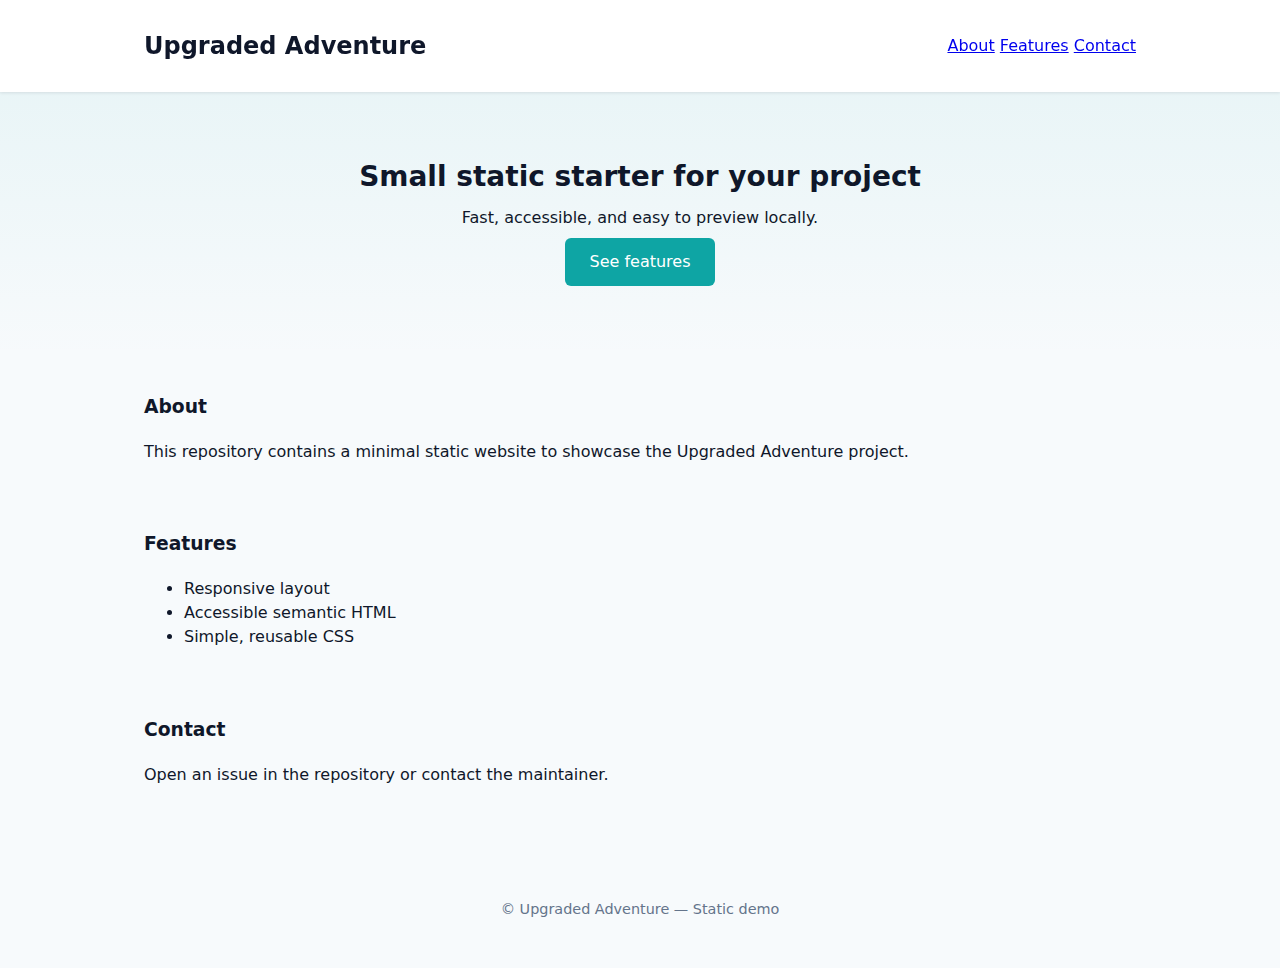
<file: index.html>
<!doctype html>
<html lang="en">
<head>
  <meta charset="utf-8" />
  <meta name="viewport" content="width=device-width,initial-scale=1" />
  <title>Upgraded Adventure</title>
  <meta name="description" content="A tiny static site for the Upgraded Adventure project." />
  <link rel="stylesheet" href="assets/styles.css">
</head>
<body>
  <header class="site-header">
    <div class="container">
      <h1 class="logo">Upgraded Adventure</h1>
      <nav class="nav">
        <a href="#about">About</a>
        <a href="#features">Features</a>
        <a href="#contact">Contact</a>
      </nav>
    </div>
  </header>

  <main>
    <section class="hero">
      <div class="container">
        <h2>Small static starter for your project</h2>
        <p>Fast, accessible, and easy to preview locally.</p>
        <p><a class="btn" href="#features">See features</a></p>
      </div>
    </section>

    <section id="about" class="container section">
      <h3>About</h3>
      <p>This repository contains a minimal static website to showcase the Upgraded Adventure project.</p>
    </section>

    <section id="features" class="container section">
      <h3>Features</h3>
      <ul>
        <li>Responsive layout</li>
        <li>Accessible semantic HTML</li>
        <li>Simple, reusable CSS</li>
      </ul>
    </section>

    <section id="contact" class="container section">
      <h3>Contact</h3>
      <p>Open an issue in the repository or contact the maintainer.</p>
    </section>
  </main>

  <footer class="site-footer">
    <div class="container">© Upgraded Adventure — Static demo</div>
  </footer>
</body>
</html>
</file>
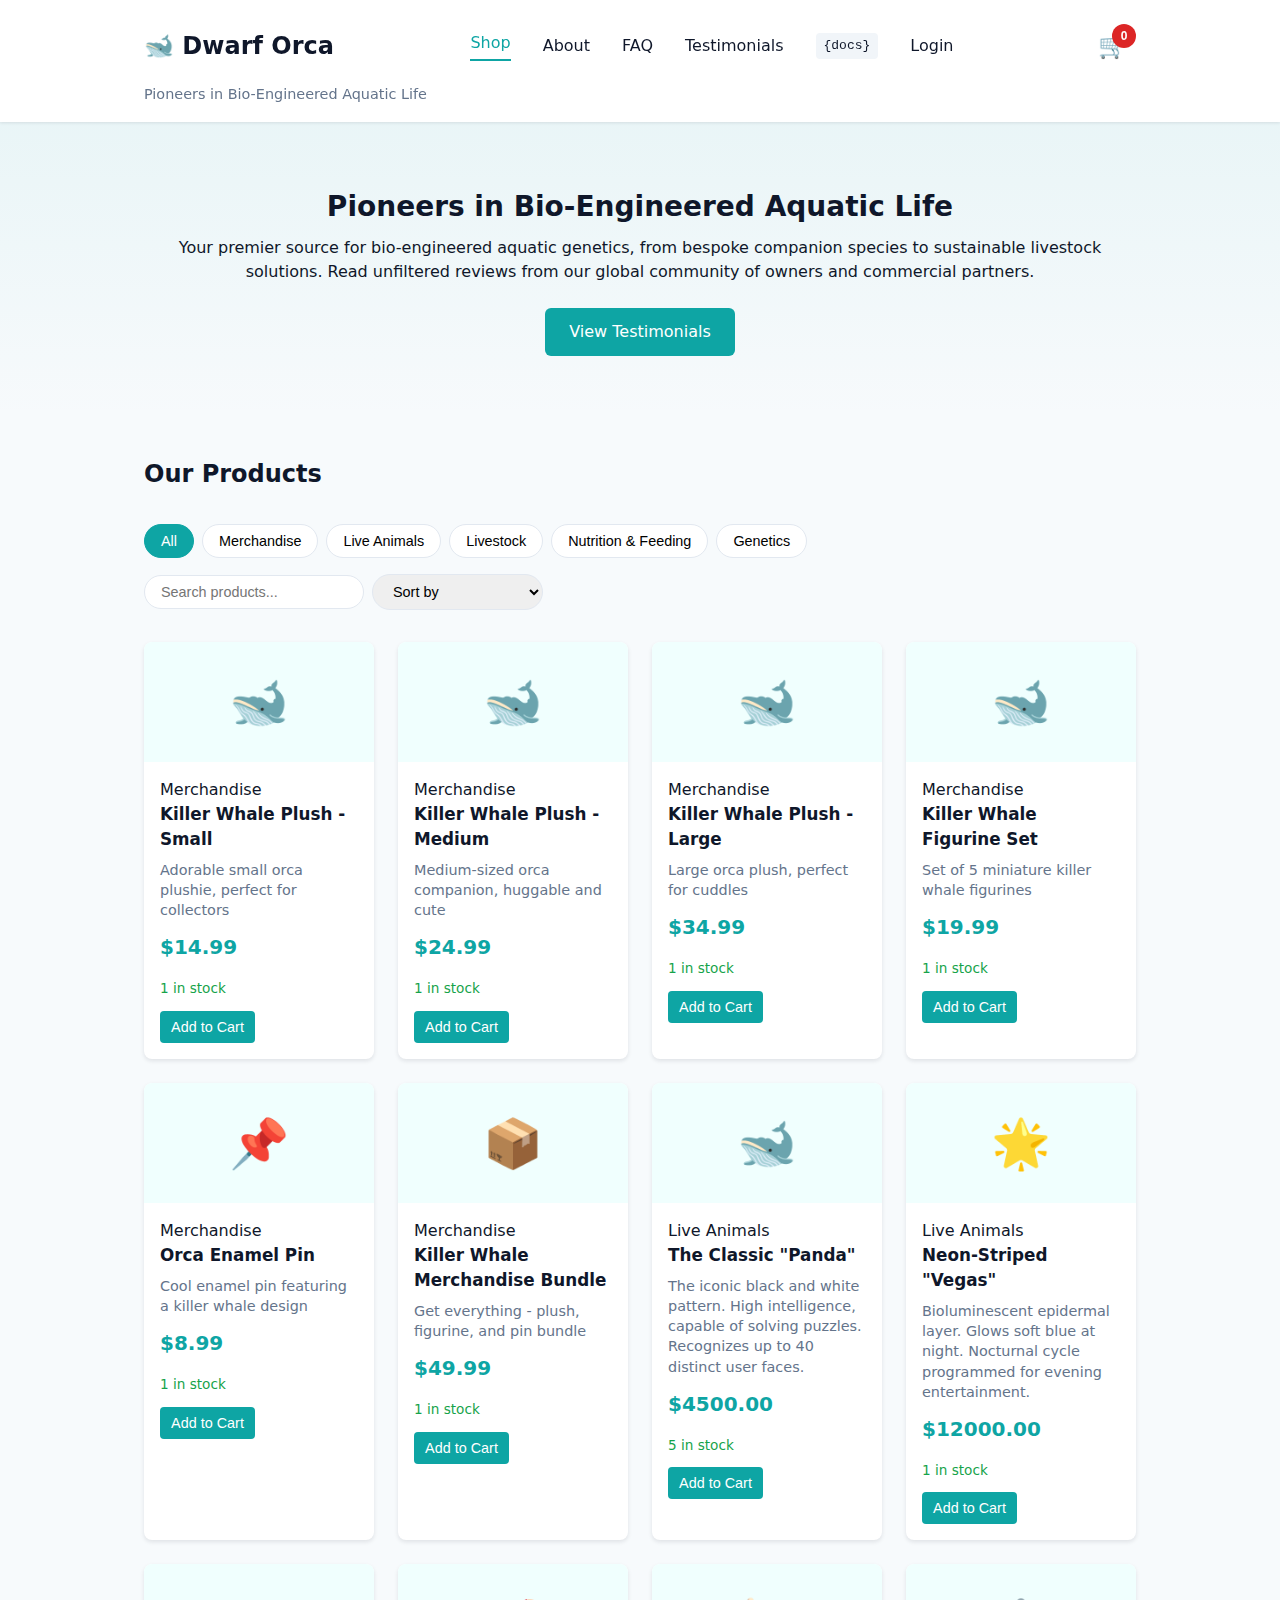
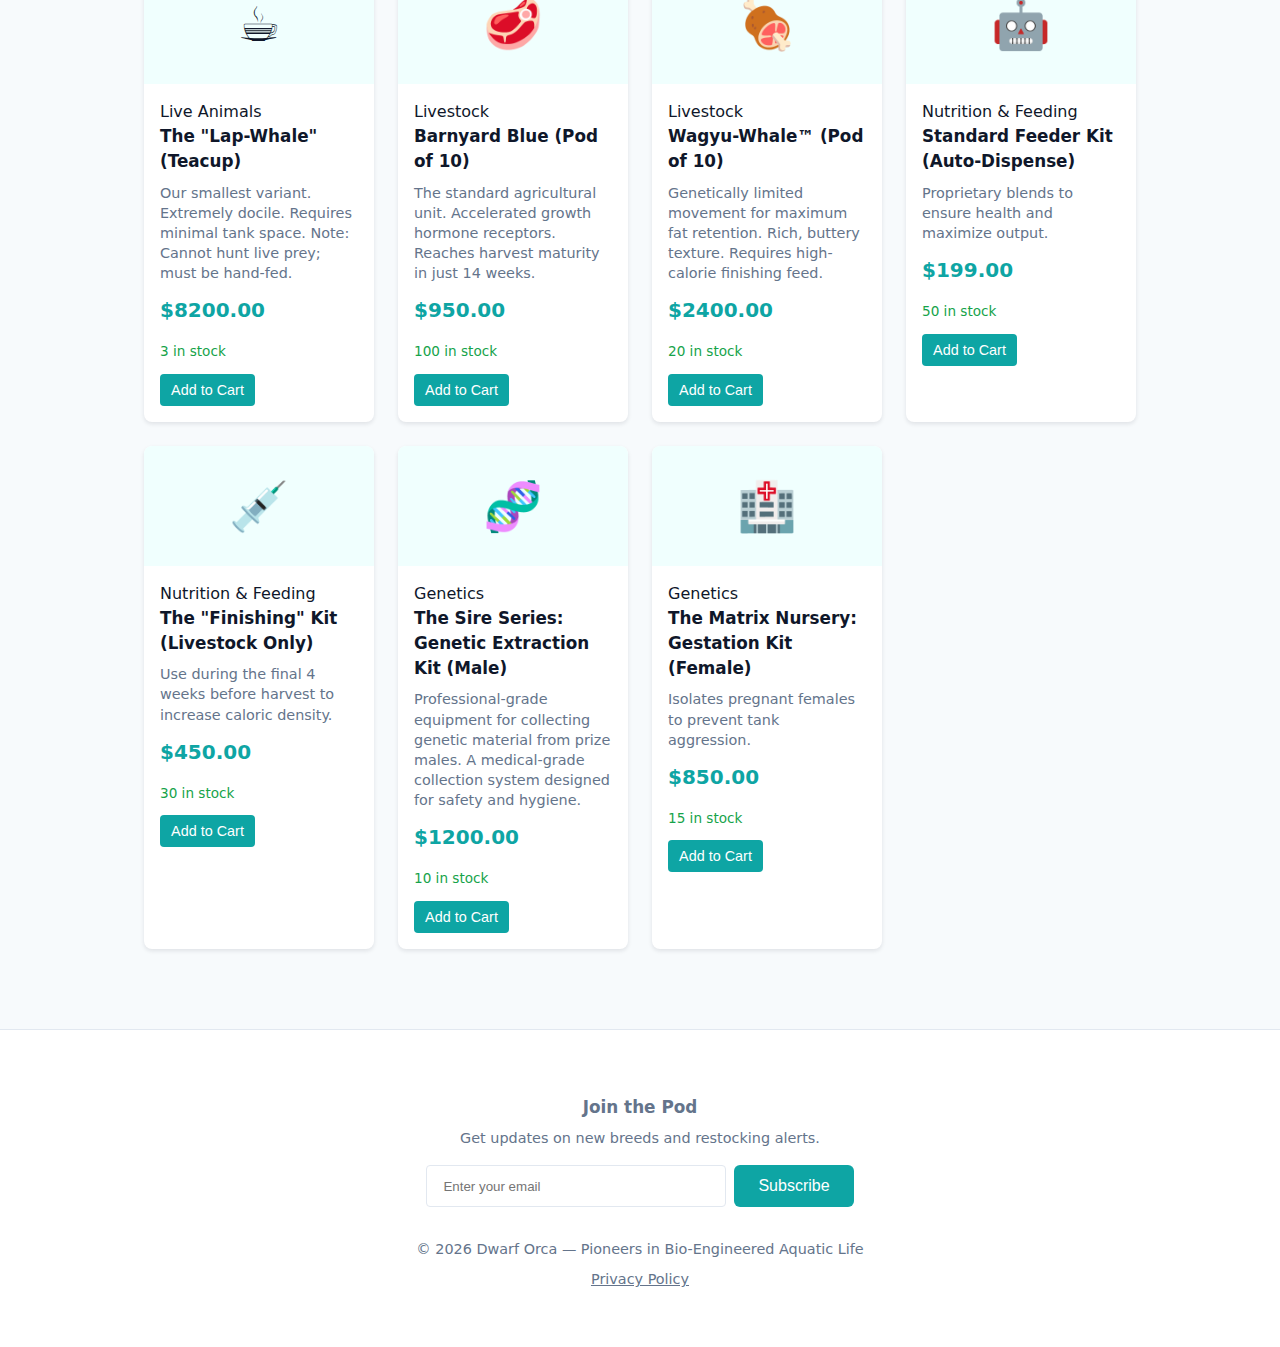
<file: public/index.html>
<!doctype html>
<html lang="en">
<head>
  <!-- Google tag (gtag.js) -->
  <script async src="https://www.googletagmanager.com/gtag/js?id=G-SZ5NRM99YH"></script>
  <script>
    window.dataLayer = window.dataLayer || [];
    function gtag(){dataLayer.push(arguments);}
    gtag('js', new Date());
  
    gtag('config', 'G-SZ5NRM99YH');
  </script>
  <meta charset="utf-8" />
  <meta name="viewport" content="width=device-width,initial-scale=1" />
  <title>Dwarf Orca - Bio-Engineered Aquatic Life</title>
  <meta name="description" content="The world's leading purveyor of bio-engineered aquatic life and companion species." />
  <link rel="stylesheet" href="assets/styles.css">
</head>
<body>
  <div id="site-header-container"></div>

  <main>
    <section class="hero">
      <div class="container" id="heroContent">
        <h2>Pioneers in Bio-Engineered Aquatic Life</h2>
        <p>Your premier source for bio-engineered aquatic genetics, from bespoke companion species to sustainable livestock solutions. Read unfiltered reviews from our global community of owners and commercial partners.</p>
        <a href="testimonials.html" class="btn" style="margin-top: 1rem;">View Testimonials</a>
      </div>
    </section>

    <div class="container">
      <section id="shop" class="shop-section">
        <h2>Our Products</h2>
        <div id="filters" class="filters-container">
          <!-- Filters loaded by JavaScript -->
        </div>
        <div class="products-grid" id="productsGrid">
          <!-- Products loaded by JavaScript -->
        </div>
      </section>
    </div>
  </main>

  <div id="site-footer-container"></div>
  <script src="assets/app.js"></script>
</body>
</html>
</file>
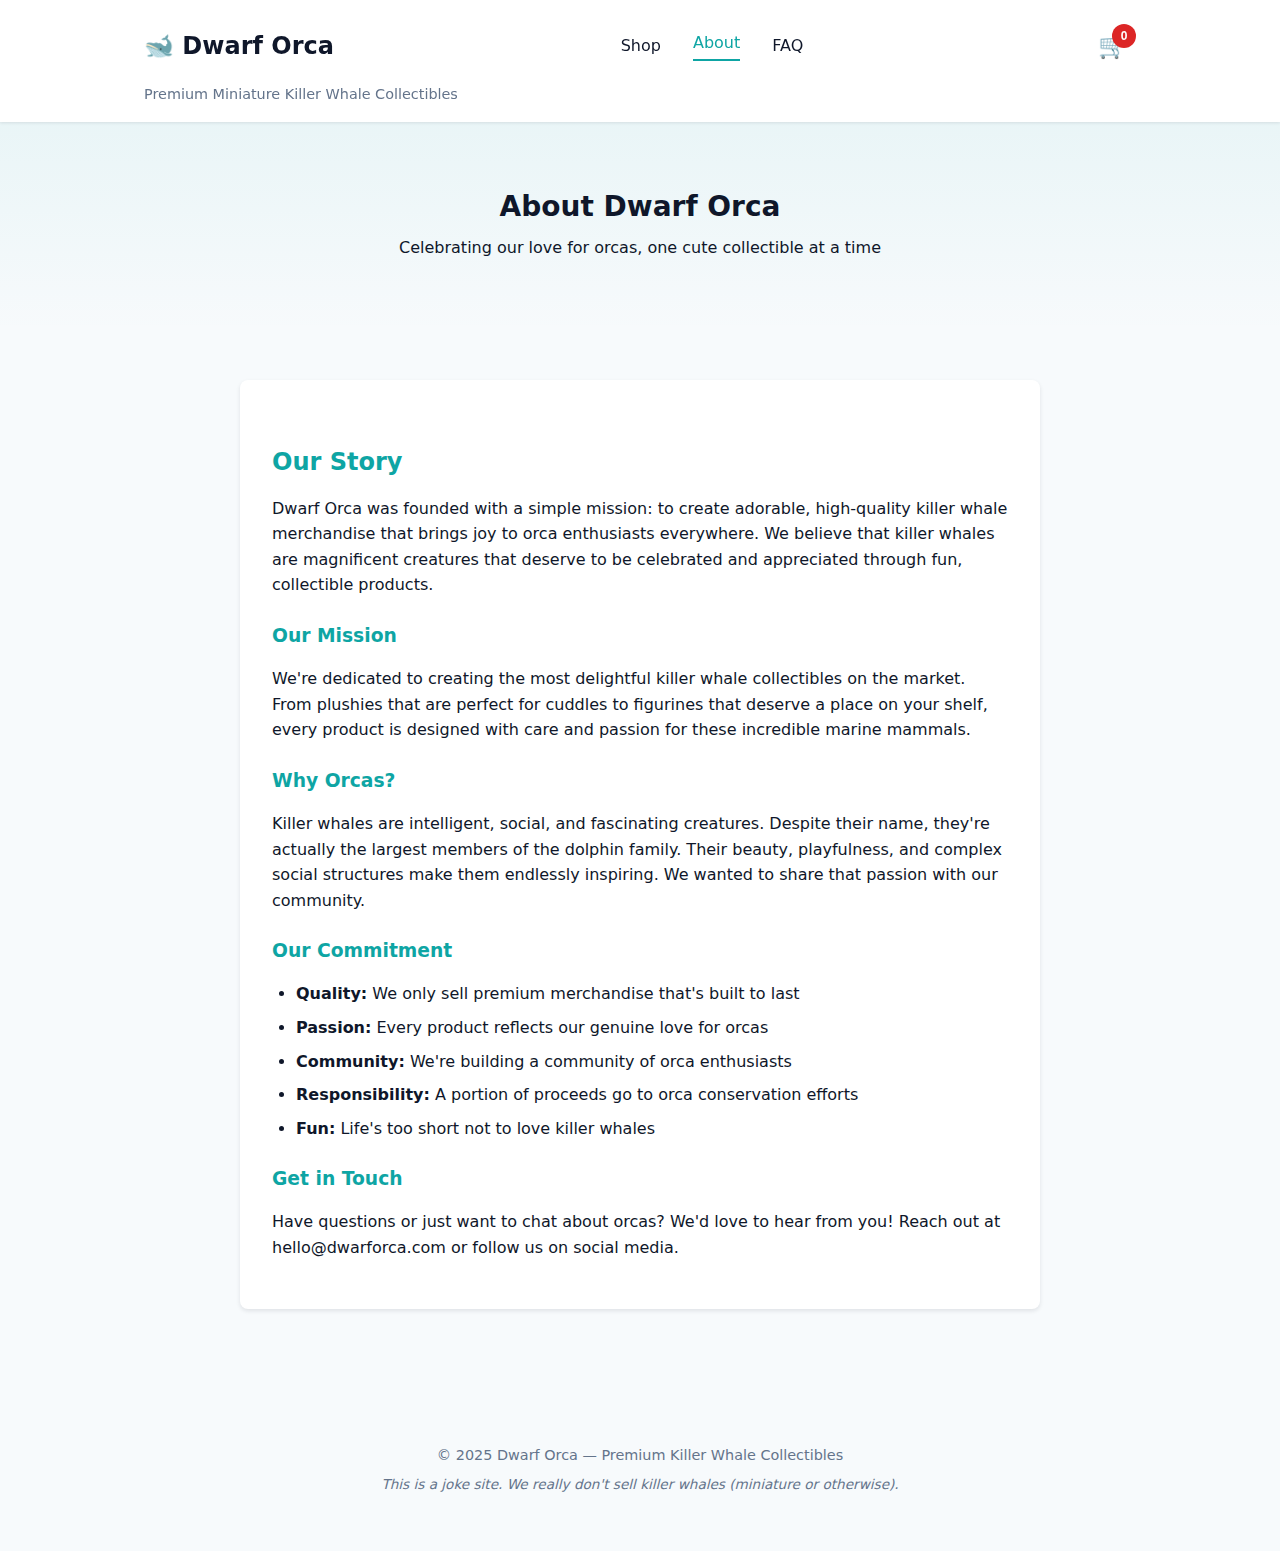
<file: about.html>
<!doctype html>
<html lang="en">
<head>
  <meta charset="utf-8" />
  <meta name="viewport" content="width=device-width,initial-scale=1" />
  <title>About Us - Dwarf Orca</title>
  <meta name="description" content="Learn about Dwarf Orca and our mission to celebrate killer whales." />
  <link rel="stylesheet" href="assets/styles.css">
</head>
<body>
  <header class="site-header">
    <div class="container">
      <div class="header-content">
        <h1 class="logo">🐋 Dwarf Orca</h1>
        <nav class="nav-links">
          <a href="index.html">Shop</a>
          <a href="about.html" class="active">About</a>
          <a href="faq.html">FAQ</a>
        </nav>
        <button class="cart-button" id="cartBtn">
          <span class="cart-icon">🛒</span>
          <span class="cart-count" id="cartCount">0</span>
        </button>
      </div>
      <p class="tagline">Premium Miniature Killer Whale Collectibles</p>
    </div>
  </header>

  <main>
    <section class="hero">
      <div class="container">
        <h2>About Dwarf Orca</h2>
        <p>Celebrating our love for orcas, one cute collectible at a time</p>
      </div>
    </section>

    <div class="container">
      <section class="about-section">
        <h2>Our Story</h2>
        <p>Dwarf Orca was founded with a simple mission: to create adorable, high-quality killer whale merchandise that brings joy to orca enthusiasts everywhere. We believe that killer whales are magnificent creatures that deserve to be celebrated and appreciated through fun, collectible products.</p>

        <h3>Our Mission</h3>
        <p>We're dedicated to creating the most delightful killer whale collectibles on the market. From plushies that are perfect for cuddles to figurines that deserve a place on your shelf, every product is designed with care and passion for these incredible marine mammals.</p>

        <h3>Why Orcas?</h3>
        <p>Killer whales are intelligent, social, and fascinating creatures. Despite their name, they're actually the largest members of the dolphin family. Their beauty, playfulness, and complex social structures make them endlessly inspiring. We wanted to share that passion with our community.</p>

        <h3>Our Commitment</h3>
        <ul>
          <li><strong>Quality:</strong> We only sell premium merchandise that's built to last</li>
          <li><strong>Passion:</strong> Every product reflects our genuine love for orcas</li>
          <li><strong>Community:</strong> We're building a community of orca enthusiasts</li>
          <li><strong>Responsibility:</strong> A portion of proceeds go to orca conservation efforts</li>
          <li><strong>Fun:</strong> Life's too short not to love killer whales</li>
        </ul>

        <h3>Get in Touch</h3>
        <p>Have questions or just want to chat about orcas? We'd love to hear from you! Reach out at hello@dwarforca.com or follow us on social media.</p>
      </section>
    </div>
  </main>

  <footer class="site-footer">
    <div class="container">
      <p>© 2025 Dwarf Orca — Premium Killer Whale Collectibles</p>
      <p class="disclaimer">This is a joke site. We really don't sell killer whales (miniature or otherwise).</p>
    </div>
  </footer>

  <script src="assets/app.js"></script>
</body>
</html>
</file>
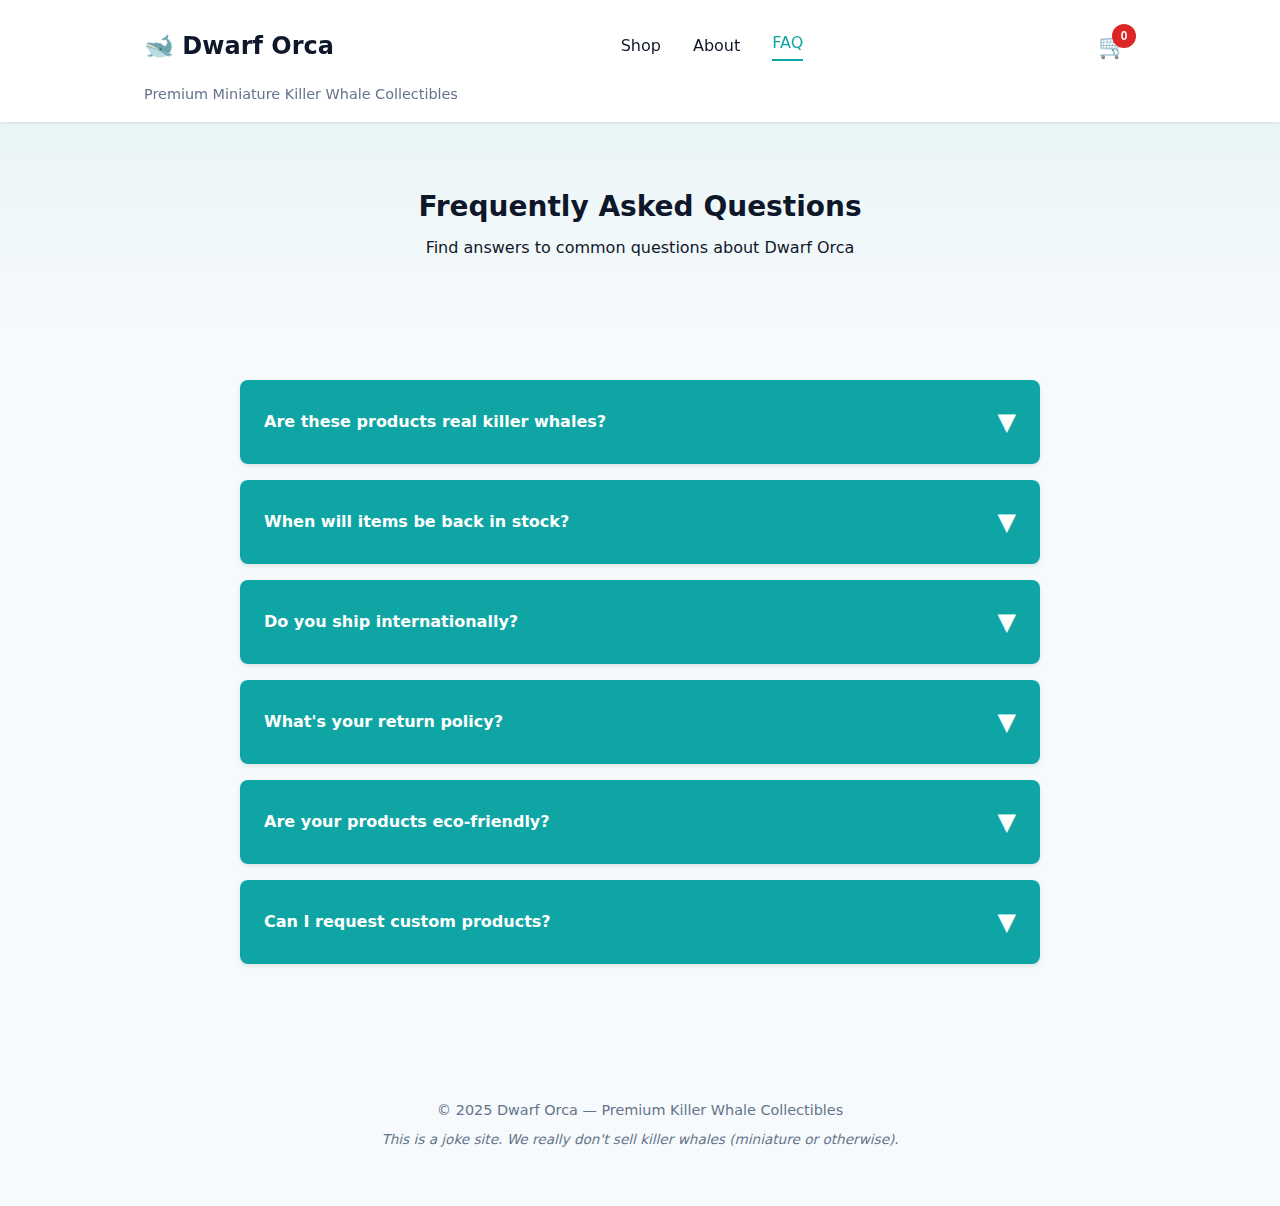
<file: faq.html>
<!doctype html>
<html lang="en">
<head>
  <meta charset="utf-8" />
  <meta name="viewport" content="width=device-width,initial-scale=1" />
  <title>FAQ - Dwarf Orca</title>
  <meta name="description" content="Frequently asked questions about Dwarf Orca products and services." />
  <link rel="stylesheet" href="assets/styles.css">
</head>
<body>
  <header class="site-header">
    <div class="container">
      <div class="header-content">
        <h1 class="logo">🐋 Dwarf Orca</h1>
        <nav class="nav-links">
          <a href="index.html">Shop</a>
          <a href="about.html">About</a>
          <a href="faq.html" class="active">FAQ</a>
        </nav>
        <button class="cart-button" id="cartBtn">
          <span class="cart-icon">🛒</span>
          <span class="cart-count" id="cartCount">0</span>
        </button>
      </div>
      <p class="tagline">Premium Miniature Killer Whale Collectibles</p>
    </div>
  </header>

  <main>
    <section class="hero">
      <div class="container">
        <h2>Frequently Asked Questions</h2>
        <p>Find answers to common questions about Dwarf Orca</p>
      </div>
    </section>

    <div class="container">
      <section class="faq-section">
        <div class="faq-list" id="faqList">
          <!-- FAQ items loaded by JavaScript -->
        </div>
      </section>
    </div>
  </main>

  <!-- Shopping Cart Modal -->
  <div class="modal" id="cartModal">
    <div class="modal-content">
      <div class="modal-header">
        <h2>Shopping Cart</h2>
        <button class="close-btn" id="closeCartBtn">&times;</button>
      </div>
      <div class="cart-items" id="cartItems">
        <!-- Cart items loaded by JavaScript -->
      </div>
      <div class="cart-footer">
        <div class="cart-total">
          <strong>Total:</strong>
          <span id="cartTotal">$0.00</span>
        </div>
        <button class="btn btn-checkout" id="checkoutBtn">Proceed to Checkout</button>
      </div>
    </div>
  </div>

  <!-- Checkout Modal -->
  <div class="modal" id="checkoutModal">
    <div class="modal-content checkout-modal">
      <div class="modal-header">
        <h2>Checkout</h2>
        <button class="close-btn" id="closeCheckoutBtn">&times;</button>
      </div>
      <div class="checkout-content">
        <p class="out-of-stock-message">
          <strong>All items are currently out of stock.</strong>
        </p>
        <p>Thank you for your interest in Dwarf Orca merchandise! We're currently restocking our inventory. Please check back soon.</p>
        <button class="btn" id="continueShoppingBtn">Continue Shopping</button>
      </div>
    </div>
  </div>

  <footer class="site-footer">
    <div class="container">
      <p>© 2025 Dwarf Orca — Premium Killer Whale Collectibles</p>
      <p class="disclaimer">This is a joke site. We really don't sell killer whales (miniature or otherwise).</p>
    </div>
  </footer>

  <script src="assets/app.js"></script>
</body>
</html>
</file>
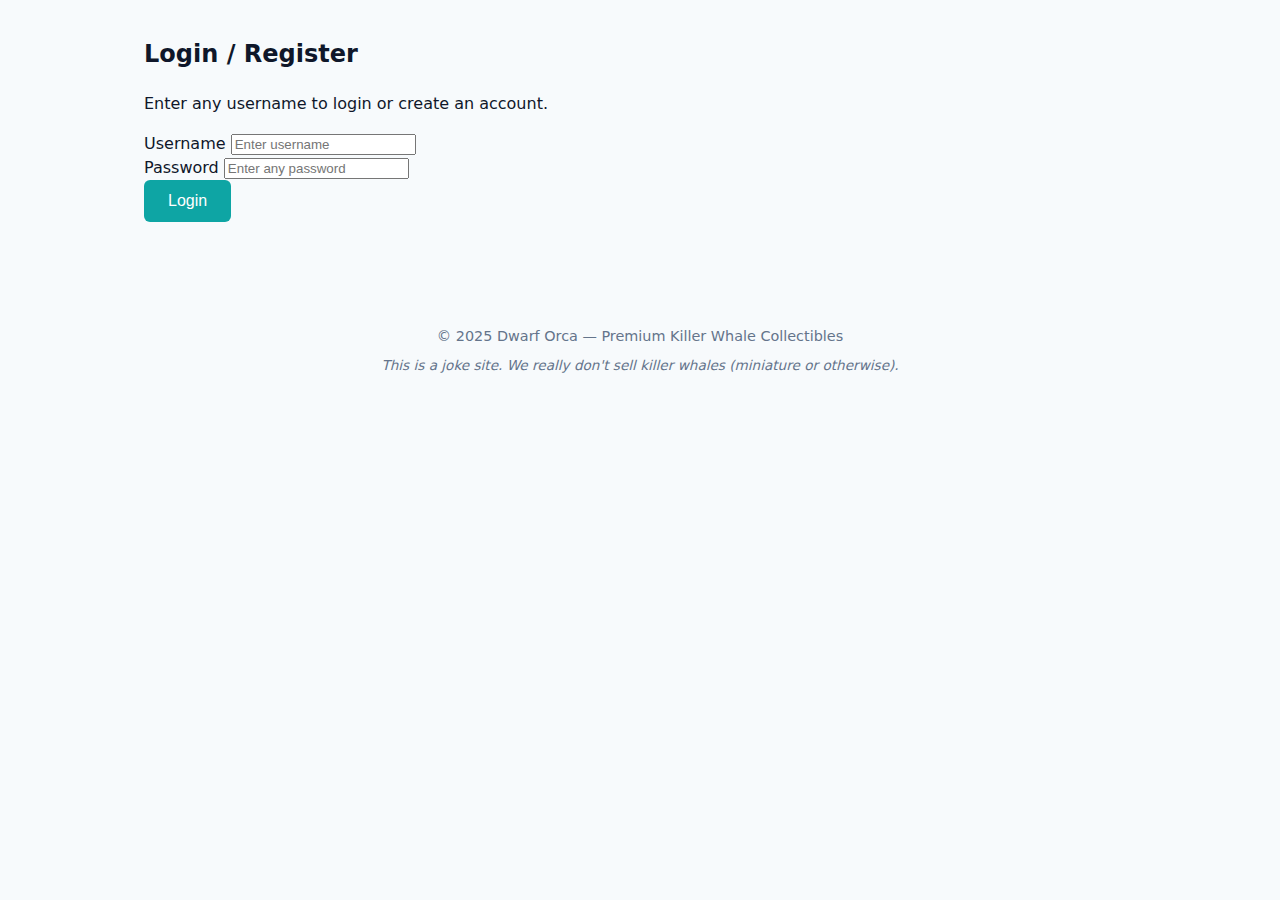
<file: login.html>
<!doctype html>
<html lang="en">
<head>
  <meta charset="utf-8" />
  <meta name="viewport" content="width=device-width,initial-scale=1" />
  <title>Login - Dwarf Orca</title>
  <meta name="description" content="Login to your Dwarf Orca account." />
  <link rel="stylesheet" href="assets/styles.css">
</head>
<body>
  <div id="site-header-container"></div>

  <main>
    <div class="container">
      <section class="auth-section">
        <h2>Login / Register</h2>
        <p>Enter any username to login or create an account.</p>

        <form id="loginForm" class="auth-form">
          <div class="form-group">
            <label for="username">Username</label>
            <input type="text" id="username" name="username" required placeholder="Enter username">
          </div>
          <div class="form-group">
            <label for="password">Password</label>
            <input type="password" id="password" name="password" required placeholder="Enter any password">
          </div>
          <button type="submit" class="btn">Login</button>
        </form>
      </section>
    </div>
  </main>

  <!-- Shopping Cart Modal -->
  <div class="modal" id="cartModal">
    <div class="modal-content">
      <div class="modal-header">
        <h2>Shopping Cart</h2>
        <button class="close-btn" id="closeCartBtn">&times;</button>
      </div>
      <div class="cart-items" id="cartItems">
        <!-- Cart items loaded by JavaScript -->
      </div>
      <div class="cart-footer">
        <div class="cart-total">
          <strong>Total:</strong>
          <span id="cartTotal">$0.00</span>
        </div>
        <button class="btn btn-checkout" id="checkoutBtn">Proceed to Checkout</button>
      </div>
    </div>
  </div>

  <!-- Checkout Modal -->
  <div class="modal" id="checkoutModal">
    <div class="modal-content checkout-modal">
      <div class="modal-header">
        <h2>Checkout</h2>
        <button class="close-btn" id="closeCheckoutBtn">&times;</button>
      </div>
      <div class="checkout-content">
        <p class="out-of-stock-message">
          <strong>All items are currently out of stock.</strong>
        </p>
        <p>Thank you for your interest in Dwarf Orca merchandise! We're currently restocking our inventory. Please check back soon.</p>
        <button class="btn" id="continueShoppingBtn">Continue Shopping</button>
      </div>
    </div>
  </div>

  <footer class="site-footer">
    <div class="container">
      <p>© 2025 Dwarf Orca — Premium Killer Whale Collectibles</p>
      <p class="disclaimer">This is a joke site. We really don't sell killer whales (miniature or otherwise).</p>
    </div>
  </footer>

  <script src="assets/app.js"></script>
</body>
</html>
</file>
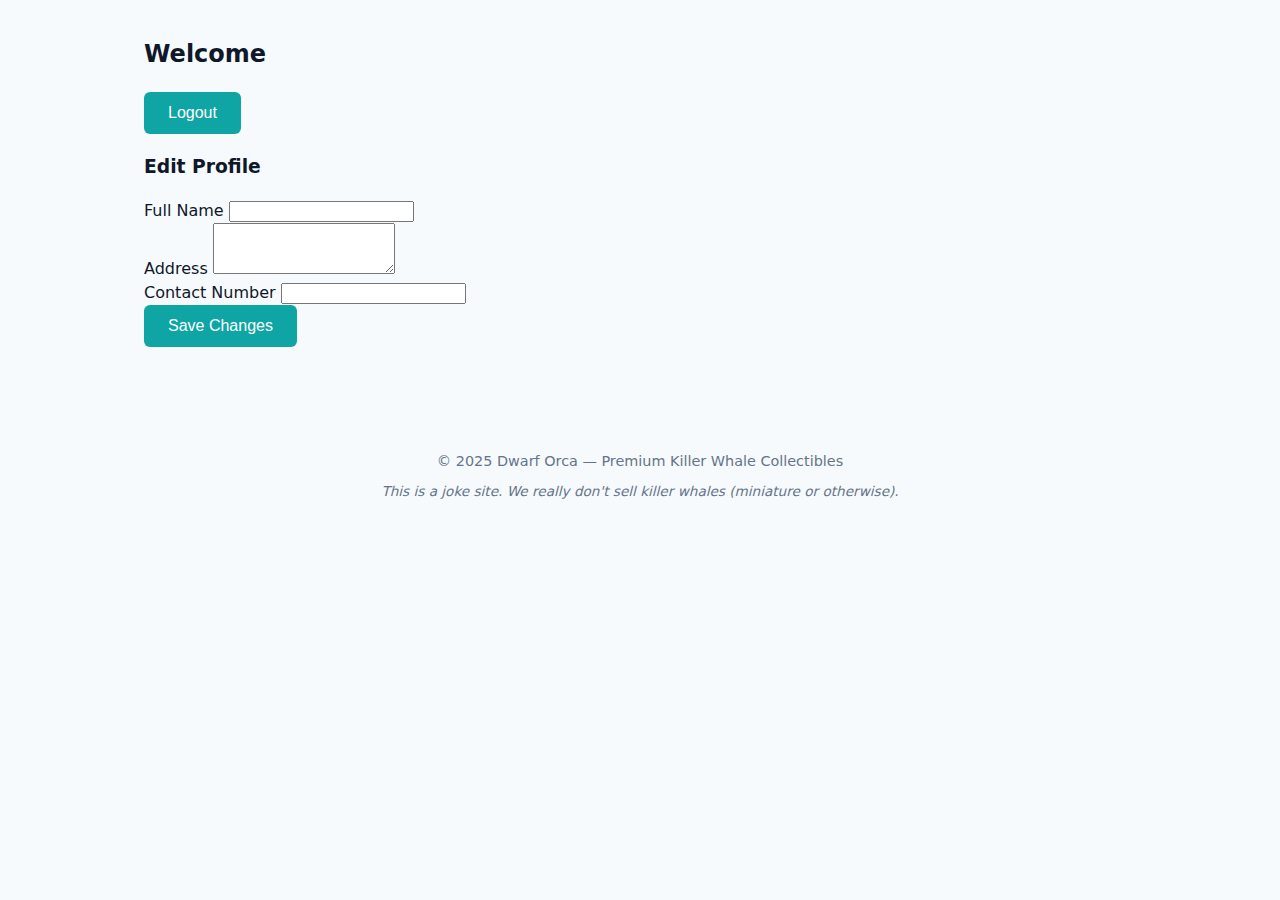
<file: profile.html>
<!doctype html>
<html lang="en">
<head>
  <meta charset="utf-8" />
  <meta name="viewport" content="width=device-width,initial-scale=1" />
  <title>Profile - Dwarf Orca</title>
  <meta name="description" content="Manage your Dwarf Orca profile." />
  <link rel="stylesheet" href="assets/styles.css">
</head>
<body>
  <div id="site-header-container"></div>

  <main>
    <div class="container">
      <section class="profile-section">
        <div class="profile-header">
          <h2 id="profileGreeting">Welcome</h2>
          <button id="logoutBtn" class="btn btn-secondary">Logout</button>
        </div>

        <div class="profile-content">
          <h3>Edit Profile</h3>
          <form id="profileForm" class="profile-form">
            <div class="form-group">
              <label for="fullName">Full Name</label>
              <input type="text" id="fullName" name="fullName">
            </div>
            <div class="form-group">
              <label for="address">Address</label>
              <textarea id="address" name="address" rows="3"></textarea>
            </div>
            <div class="form-group">
              <label for="contact">Contact Number</label>
              <input type="tel" id="contact" name="contact">
            </div>
            <button type="submit" class="btn">Save Changes</button>
          </form>
        </div>
      </section>
    </div>
  </main>

  <!-- Shopping Cart Modal -->
  <div class="modal" id="cartModal">
    <div class="modal-content">
      <div class="modal-header">
        <h2>Shopping Cart</h2>
        <button class="close-btn" id="closeCartBtn">&times;</button>
      </div>
      <div class="cart-items" id="cartItems">
        <!-- Cart items loaded by JavaScript -->
      </div>
      <div class="cart-footer">
        <div class="cart-total">
          <strong>Total:</strong>
          <span id="cartTotal">$0.00</span>
        </div>
        <button class="btn btn-checkout" id="checkoutBtn">Proceed to Checkout</button>
      </div>
    </div>
  </div>

  <!-- Checkout Modal -->
  <div class="modal" id="checkoutModal">
    <div class="modal-content checkout-modal">
      <div class="modal-header">
        <h2>Checkout</h2>
        <button class="close-btn" id="closeCheckoutBtn">&times;</button>
      </div>
      <div class="checkout-content">
        <p class="out-of-stock-message">
          <strong>All items are currently out of stock.</strong>
        </p>
        <p>Thank you for your interest in Dwarf Orca merchandise! We're currently restocking our inventory. Please check back soon.</p>
        <button class="btn" id="continueShoppingBtn">Continue Shopping</button>
      </div>
    </div>
  </div>

  <footer class="site-footer">
    <div class="container">
      <p>© 2025 Dwarf Orca — Premium Killer Whale Collectibles</p>
      <p class="disclaimer">This is a joke site. We really don't sell killer whales (miniature or otherwise).</p>
    </div>
  </footer>

  <script src="assets/app.js"></script>
</body>
</html>
</file>
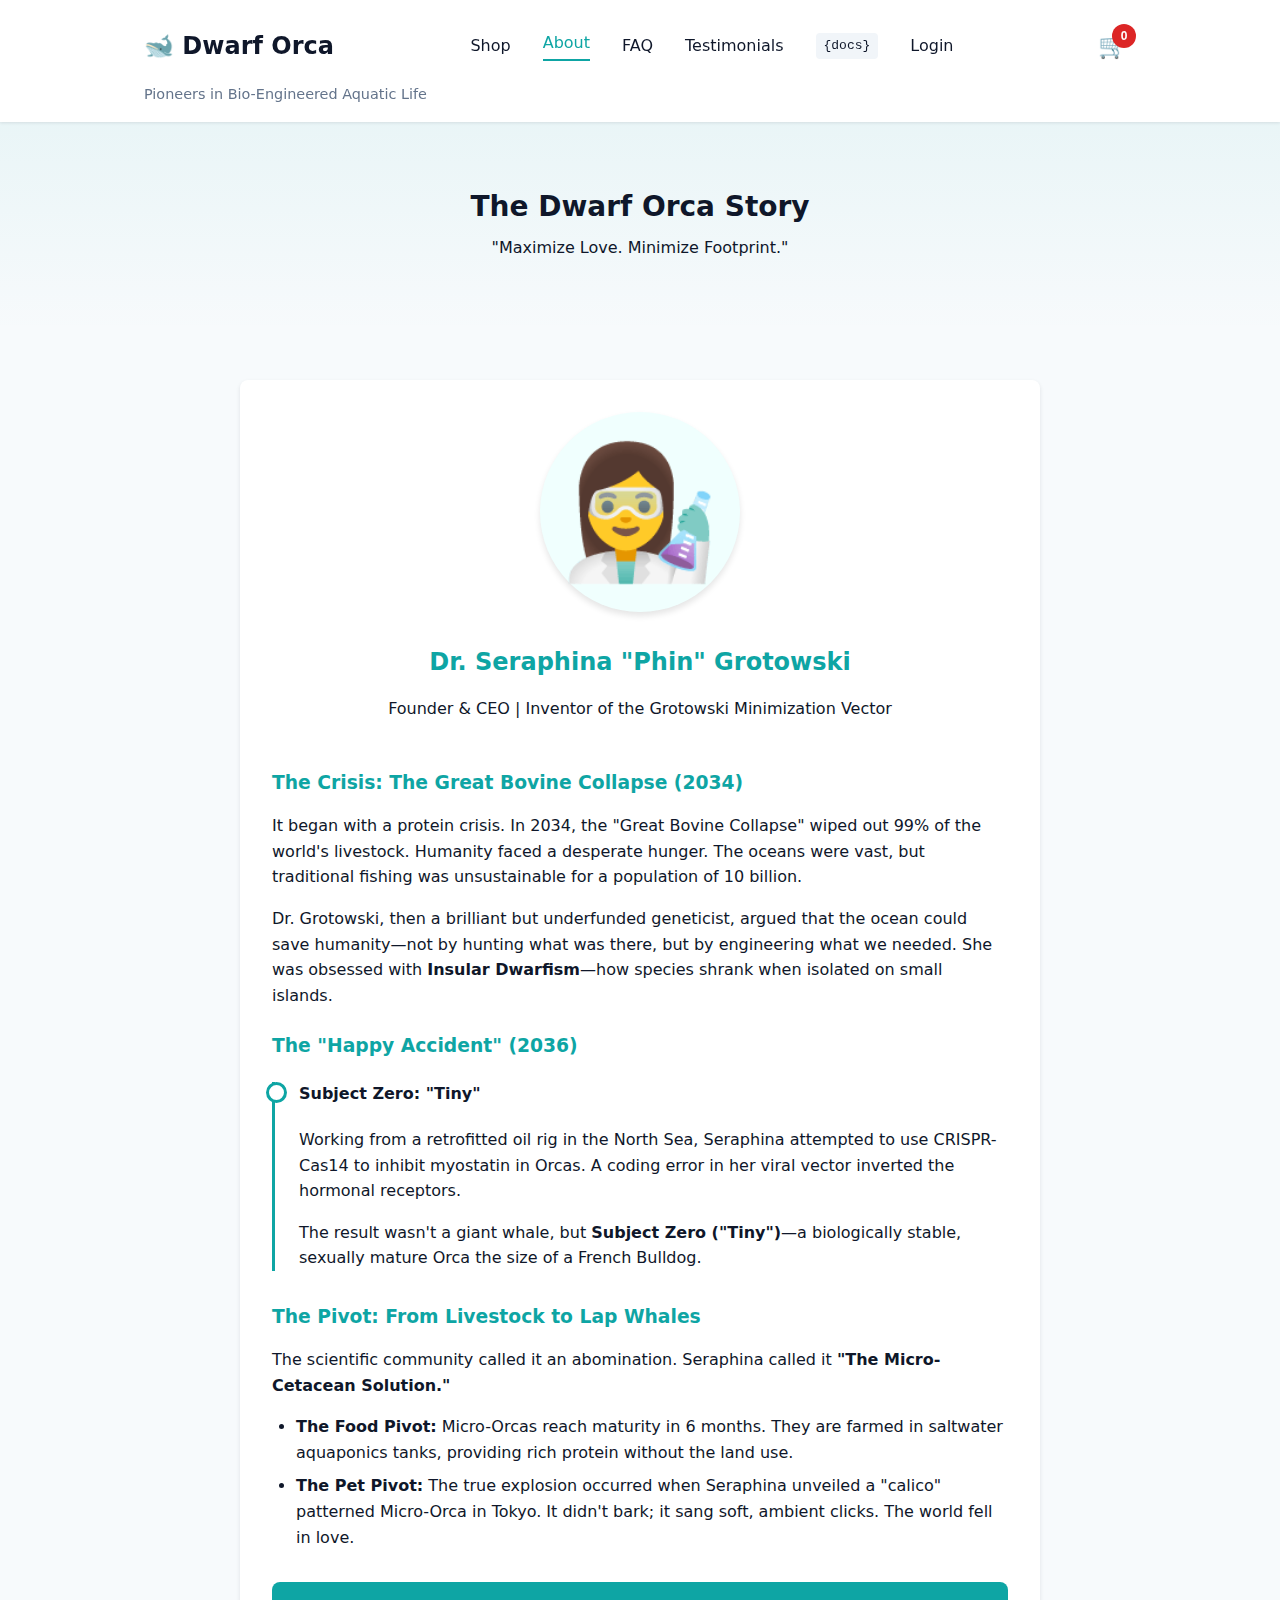
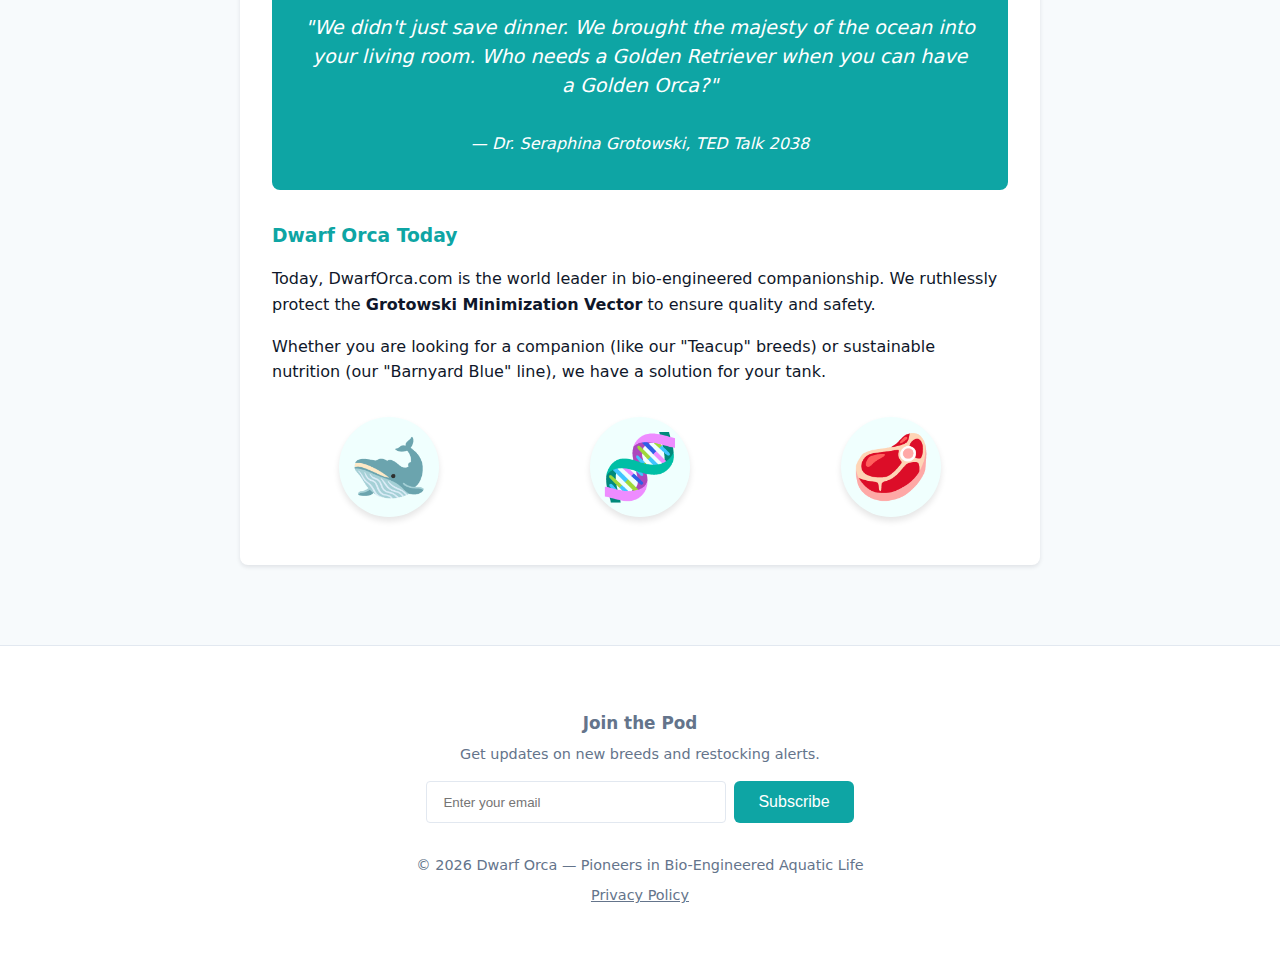
<file: public/about.html>
<!doctype html>
<html lang="en">
<head>
  <!-- Google tag (gtag.js) -->
  <script async src="https://www.googletagmanager.com/gtag/js?id=G-SZ5NRM99YH"></script>
  <script>
    window.dataLayer = window.dataLayer || [];
    function gtag(){dataLayer.push(arguments);}
    gtag('js', new Date());
  
    gtag('config', 'G-SZ5NRM99YH');
  </script>
  <meta charset="utf-8" />  
  <meta name="viewport" content="width=device-width,initial-scale=1" />
  <title>About Us - Dwarf Orca</title>
  <meta name="description" content="The history of Dwarf Orca and our founder Dr. Seraphina Grotowski." />
  <link rel="stylesheet" href="assets/styles.css">
  <style>
    .founder-portrait {
      font-size: 8rem;
      line-height: 1;
      text-align: center;
      background: #f0fffe;
      border-radius: 50%;
      width: 200px;
      height: 200px;
      display: flex;
      align-items: center;
      justify-content: center;
      margin: 0 auto 1rem;
      box-shadow: 0 4px 6px rgba(0,0,0,0.1);
    }
    .timeline-item {
      border-left: 3px solid var(--accent);
      padding-left: 1.5rem;
      margin-bottom: 2rem;
      position: relative;
    }
    .timeline-item::before {
      content: '';
      position: absolute;
      left: -9px;
      top: 0;
      width: 15px;
      height: 15px;
      background: white;
      border: 3px solid var(--accent);
      border-radius: 50%;
    }
    .quote-box {
      background: var(--accent);
      color: white;
      padding: 2rem;
      border-radius: 8px;
      font-size: 1.2rem;
      font-style: italic;
      text-align: center;
      margin: 2rem 0;
    }
  </style>
</head>
<body>
  <div id="site-header-container"></div>

  <main>
    <section class="hero">
      <div class="container">
        <h2>The Dwarf Orca Story</h2>
        <p>"Maximize Love. Minimize Footprint."</p>
      </div>
    </section>

    <div class="container">
      <section class="about-section">
        <div class="founder-profile" style="text-align: center; margin-bottom: 3rem;">
          <div class="founder-portrait">👩‍🔬</div>
          <h2>Dr. Seraphina "Phin" Grotowski</h2>
          <p class="text-muted">Founder & CEO | Inventor of the Grotowski Minimization Vector</p>
        </div>

        <h3>The Crisis: The Great Bovine Collapse (2034)</h3>
        <p>
          It began with a protein crisis. In 2034, the "Great Bovine Collapse" wiped out 99% of the world's livestock.
          Humanity faced a desperate hunger. The oceans were vast, but traditional fishing was unsustainable for a
          population of 10 billion.
        </p>
        <p>
          Dr. Grotowski, then a brilliant but underfunded geneticist, argued that the ocean could save humanity—not by
          hunting what was there, but by engineering what we needed. She was obsessed with <strong>Insular Dwarfism</strong>—how
          species shrank when isolated on small islands.
        </p>

        <h3>The "Happy Accident" (2036)</h3>
        <div class="timeline-item">
          <h4>Subject Zero: "Tiny"</h4>
          <p>
            Working from a retrofitted oil rig in the North Sea, Seraphina attempted to use CRISPR-Cas14 to inhibit myostatin
            in Orcas. A coding error in her viral vector inverted the hormonal receptors.
          </p>
          <p>
            The result wasn't a giant whale, but <strong>Subject Zero ("Tiny")</strong>—a biologically stable, sexually mature
            Orca the size of a French Bulldog.
          </p>
        </div>

        <h3>The Pivot: From Livestock to Lap Whales</h3>
        <p>
          The scientific community called it an abomination. Seraphina called it <strong>"The Micro-Cetacean Solution."</strong>
        </p>
        <ul>
          <li><strong>The Food Pivot:</strong> Micro-Orcas reach maturity in 6 months. They are farmed in saltwater aquaponics tanks, providing rich protein without the land use.</li>
          <li><strong>The Pet Pivot:</strong> The true explosion occurred when Seraphina unveiled a "calico" patterned Micro-Orca in Tokyo. It didn't bark; it sang soft, ambient clicks. The world fell in love.</li>
        </ul>

        <div class="quote-box">
          "We didn't just save dinner. We brought the majesty of the ocean into your living room. Who needs a Golden Retriever when you can have a Golden Orca?"
          <br><br>
          <small>— Dr. Seraphina Grotowski, TED Talk 2038</small>
        </div>

        <h3>Dwarf Orca Today</h3>
        <p>
          Today, DwarfOrca.com is the world leader in bio-engineered companionship. We ruthlessly protect the
          <strong>Grotowski Minimization Vector</strong> to ensure quality and safety.
        </p>
        <p>
          Whether you are looking for a companion (like our "Teacup" breeds) or sustainable nutrition (our "Barnyard Blue" line),
          we have a solution for your tank.
        </p>

        <div style="display: flex; gap: 1rem; justify-content: center; margin-top: 2rem;">
          <div class="founder-portrait" style="width: 100px; height: 100px; font-size: 4rem;">🐋</div>
          <div class="founder-portrait" style="width: 100px; height: 100px; font-size: 4rem;">🧬</div>
          <div class="founder-portrait" style="width: 100px; height: 100px; font-size: 4rem;">🥩</div>
        </div>

      </section>

    </div>
  </main>

  <div id="site-footer-container"></div>
  <script src="assets/app.js"></script>
</body>
</html>
</file>
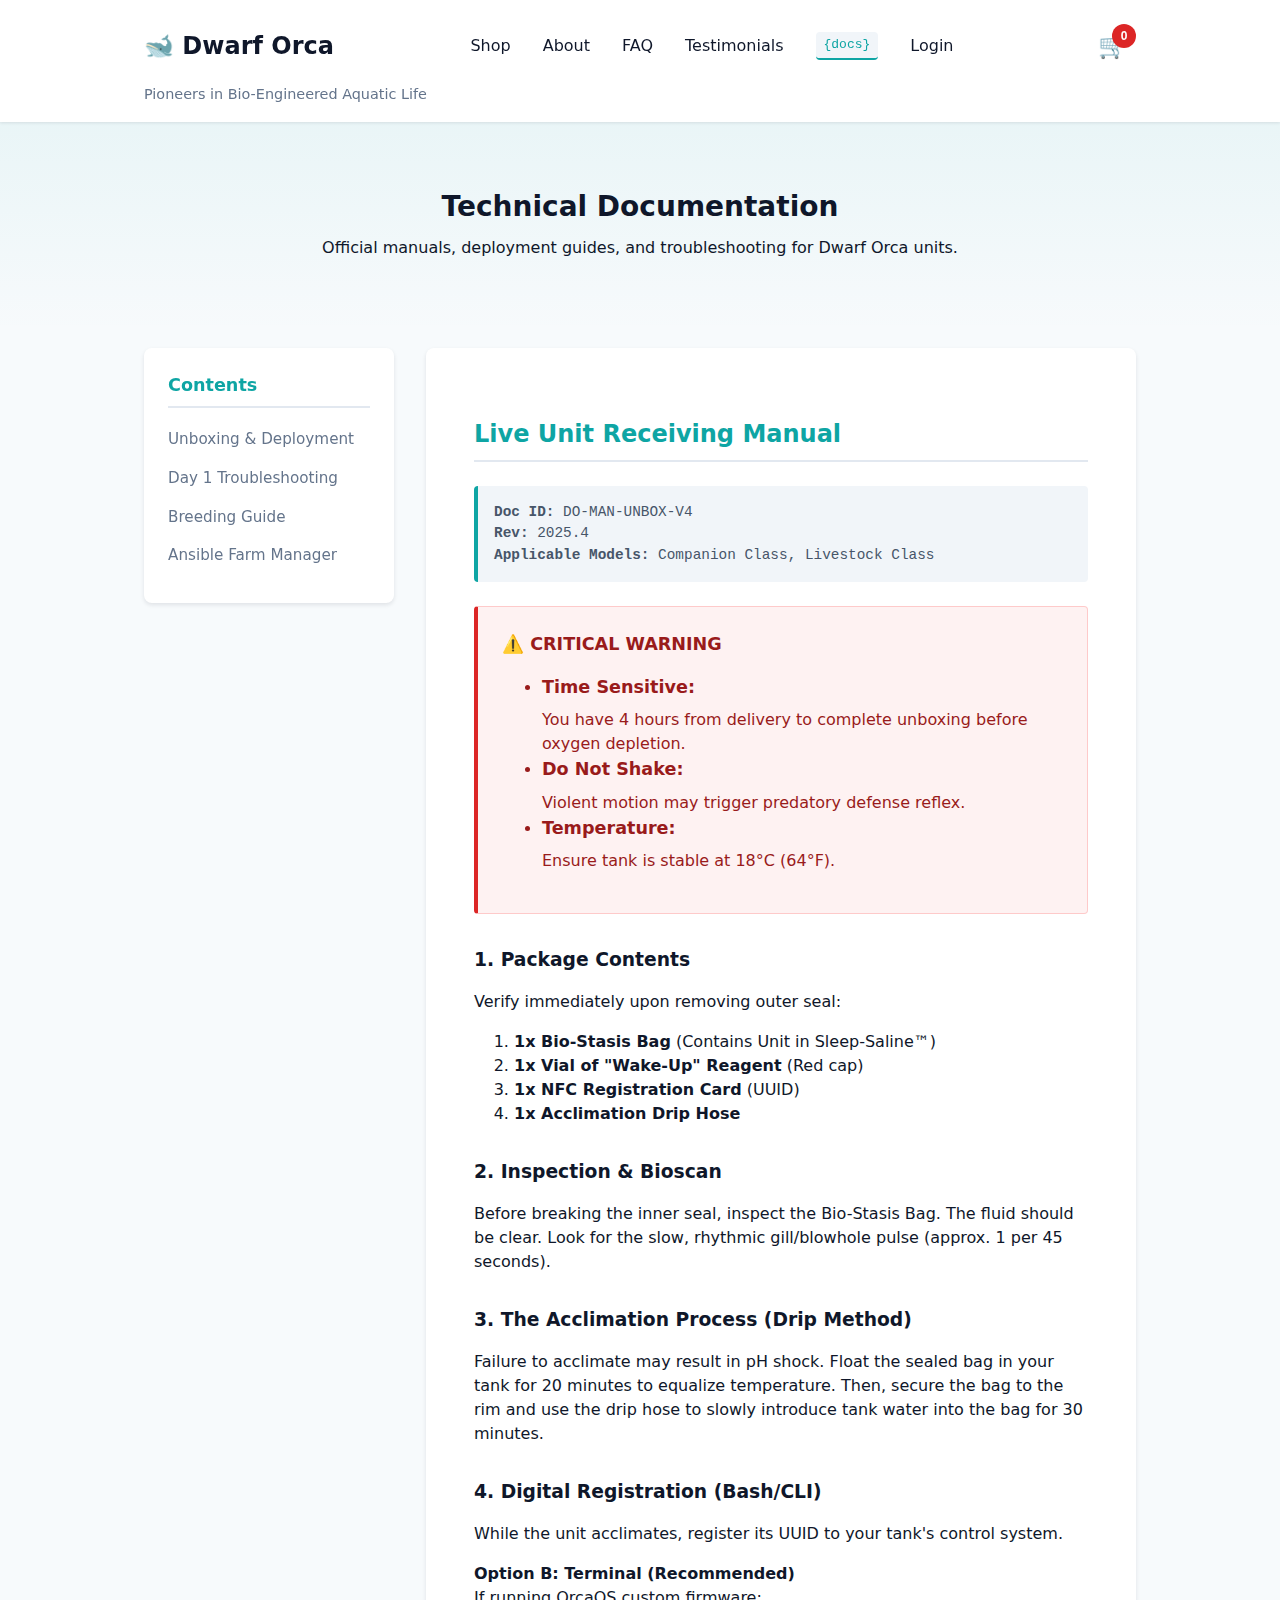
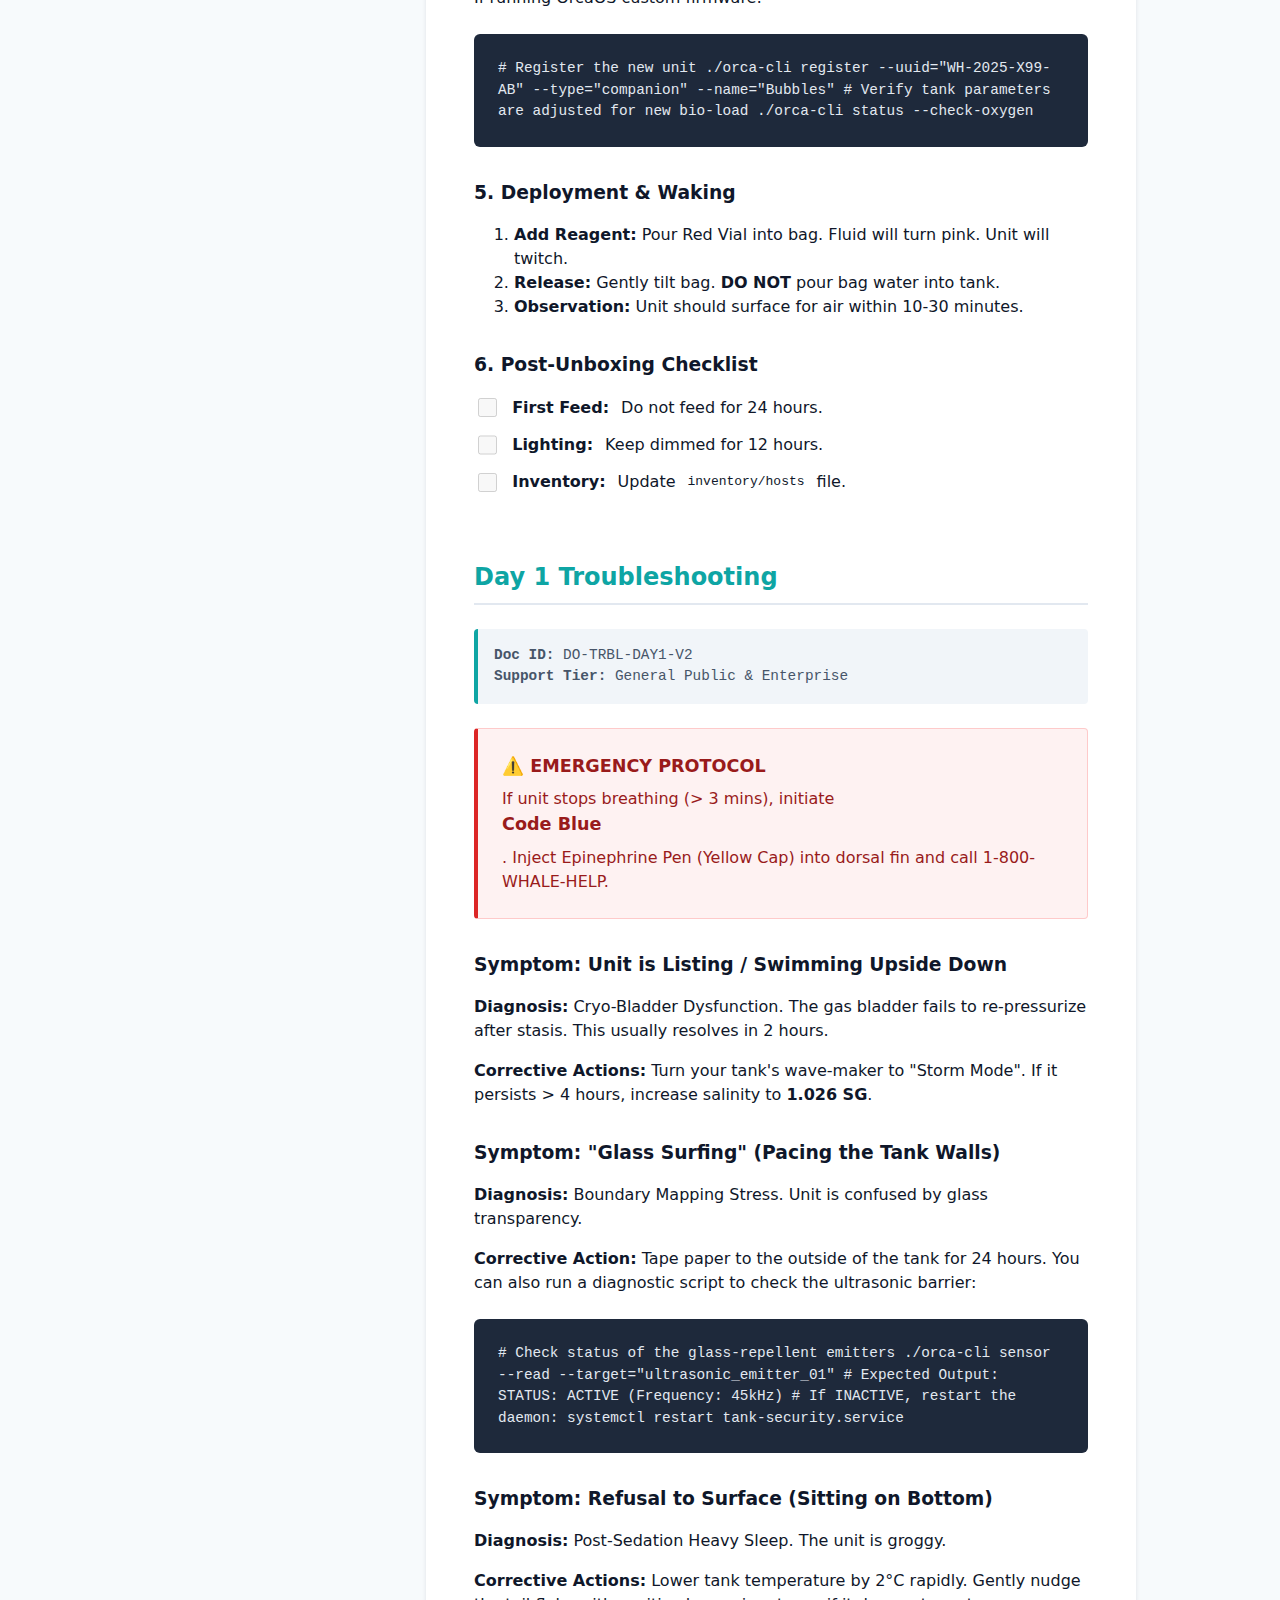
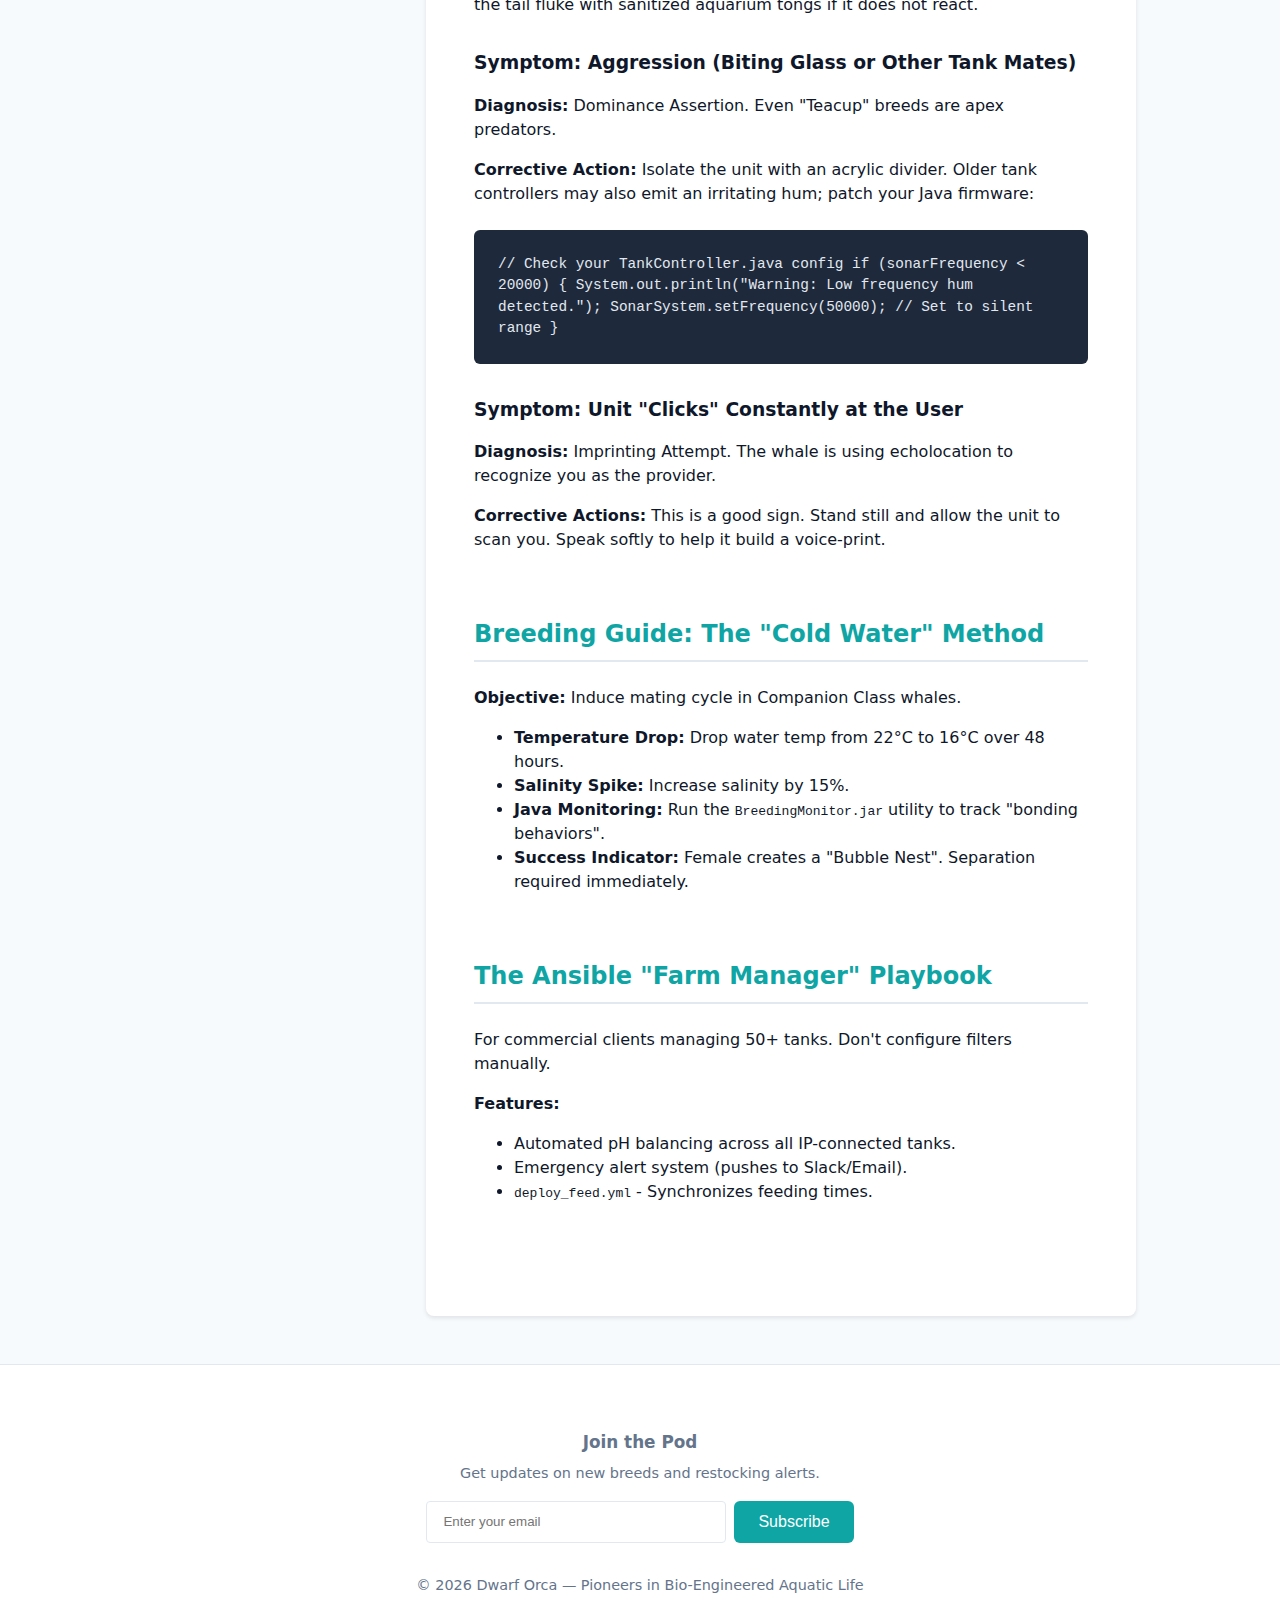
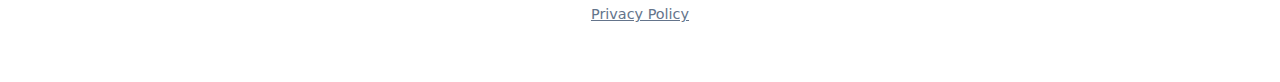
<file: public/docs.html>
<!doctype html>
<html lang="en">
<head>
  <!-- Google tag (gtag.js) -->
  <script async src="https://www.googletagmanager.com/gtag/js?id=G-SZ5NRM99YH"></script>
  <script>
    window.dataLayer = window.dataLayer || [];
    function gtag(){dataLayer.push(arguments);}
    gtag('js', new Date());
  
    gtag('config', 'G-SZ5NRM99YH');
  </script>  
  <meta charset="utf-8" />  
  <meta name="viewport" content="width=device-width,initial-scale=1" />
  <title>Documentation - Dwarf Orca</title>
  <meta name="description" content="Technical documentation, unboxing guides, and troubleshooting for Dwarf Orca units." />
  <link rel="stylesheet" href="assets/styles.css">
  <style>
    .docs-container {
      display: grid;
      grid-template-columns: 250px 1fr;
      gap: 2rem;
      align-items: start;
    }
    .docs-nav {
      position: sticky;
      top: 100px;
      background: white;
      padding: 1.5rem;
      border-radius: 8px;
      box-shadow: 0 2px 4px rgba(15,23,42,0.1);
    }
    .docs-nav h3 {
      margin-top: 0;
      color: var(--accent);
      font-size: 1.1rem;
      border-bottom: 2px solid #e2e8f0;
      padding-bottom: 0.5rem;
      margin-bottom: 1rem;
    }
    .docs-nav ul {
      list-style: none;
      padding: 0;
      margin: 0;
    }
    .docs-nav li {
      margin-bottom: 0.5rem;
    }
    .docs-nav a {
      text-decoration: none;
      color: var(--muted);
      font-size: 0.95rem;
      transition: color 0.2s;
      display: block;
      padding: 0.25rem 0;
    }
    .docs-nav a:hover, .docs-nav a.active {
      color: var(--accent);
      font-weight: 500;
    }
    .docs-content {
      background: white;
      padding: 3rem;
      border-radius: 8px;
      box-shadow: 0 2px 4px rgba(15,23,42,0.1);
    }
    .doc-section {
      margin-bottom: 4rem;
      scroll-margin-top: 120px;
    }
    .doc-section h2 {
      color: var(--accent);
      border-bottom: 2px solid #e2e8f0;
      padding-bottom: 0.5rem;
      margin-bottom: 1.5rem;
    }
    .doc-section h3 {
      margin-top: 2rem;
      margin-bottom: 1rem;
    }
    .doc-meta {
      font-family: monospace;
      background: #f1f5f9;
      padding: 1rem;
      border-radius: 4px;
      margin-bottom: 1.5rem;
      font-size: 0.9rem;
      color: #475569;
      border-left: 4px solid var(--accent);
    }
    .warning-box {
      background: #fef2f2;
      border: 1px solid #fecaca;
      border-left: 4px solid var(--error);
      padding: 1.5rem;
      border-radius: 4px;
      margin: 1.5rem 0;
      color: #991b1b;
    }
    .warning-box strong {
      display: block;
      margin-bottom: 0.5rem;
      font-size: 1.1rem;
    }
    .code-block {
      background: #1e293b;
      color: #e2e8f0;
      padding: 1.5rem;
      border-radius: 6px;
      font-family: 'Courier New', Courier, monospace;
      overflow-x: auto;
      margin: 1.5rem 0;
      font-size: 0.9rem;
    }
    .checklist {
      list-style: none;
      padding: 0;
    }
    .checklist li {
      margin-bottom: 0.75rem;
      display: flex;
      align-items: center;
      gap: 0.75rem;
    }
    .checklist input[type="checkbox"] {
      width: 1.2rem;
      height: 1.2rem;
      accent-color: var(--accent);
    }
    @media (max-width: 768px) {
      .docs-container {
        grid-template-columns: 1fr;
      }
      .docs-nav {
        position: static;
        margin-bottom: 2rem;
      }
    }
  </style>
</head>
<body>
  <div id="site-header-container"></div>

  <main>
    <section class="hero">
      <div class="container">
        <h2>Technical Documentation</h2>
        <p>Official manuals, deployment guides, and troubleshooting for Dwarf Orca units.</p>
      </div>
    </section>

    <div class="container">
      <div class="docs-container">
        <!-- Sidebar Navigation -->
        <nav class="docs-nav">
          <h3>Contents</h3>
          <ul>
            <li><a href="#unboxing">Unboxing &amp; Deployment</a></li>
            <li><a href="#troubleshooting">Day 1 Troubleshooting</a></li>
            <li><a href="#breeding">Breeding Guide</a></li>
            <li><a href="#ansible">Ansible Farm Manager</a></li>
          </ul>

        </nav>

        <!-- Main Content -->
        <div class="docs-content">

          <!-- Unboxing Manual -->
          <section id="unboxing" class="doc-section">
            <h2>Live Unit Receiving Manual</h2>
            <div class="doc-meta">
              <strong>Doc ID:</strong> DO-MAN-UNBOX-V4<br>
              <strong>Rev:</strong> 2025.4<br>
              <strong>Applicable Models:</strong> Companion Class, Livestock Class
            </div>

            <div class="warning-box">
              <strong>⚠️ CRITICAL WARNING</strong>
              <ul>
                <li><strong>Time Sensitive:</strong> You have 4 hours from delivery to complete unboxing before oxygen depletion.</li>
                <li><strong>Do Not Shake:</strong> Violent motion may trigger predatory defense reflex.</li>
                <li><strong>Temperature:</strong> Ensure tank is stable at 18°C (64°F).</li>
              </ul>
            </div>

            <h3>1. Package Contents</h3>
            <p>Verify immediately upon removing outer seal:</p>
            <ol>
              <li><strong>1x Bio-Stasis Bag</strong> (Contains Unit in Sleep-Saline™)</li>
              <li><strong>1x Vial of "Wake-Up" Reagent</strong> (Red cap)</li>
              <li><strong>1x NFC Registration Card</strong> (UUID)</li>
              <li><strong>1x Acclimation Drip Hose</strong></li>
            </ol>
            
            <h3>2. Inspection &amp; Bioscan</h3>
            <p>Before breaking the inner seal, inspect the Bio-Stasis Bag. The fluid should be clear. Look for the slow, rhythmic gill/blowhole pulse (approx. 1 per 45 seconds).</p>

            <h3>3. The Acclimation Process (Drip Method)</h3>
            <p>Failure to acclimate may result in pH shock. Float the sealed bag in your tank for 20 minutes to equalize temperature. Then, secure the bag to the rim and use the drip hose to slowly introduce tank water into the bag for 30 minutes.</p>

            <h3>4. Digital Registration (Bash/CLI)</h3>
            <p>While the unit acclimates, register its UUID to your tank's control system.</p>

            <p><strong>Option B: Terminal (Recommended)</strong><br>
            If running OrcaOS custom firmware:</p>
            <div class="code-block">
# Register the new unit
./orca-cli register --uuid="WH-2025-X99-AB" --type="companion" --name="Bubbles"

# Verify tank parameters are adjusted for new bio-load
./orca-cli status --check-oxygen</div>

            <h3>5. Deployment &amp; Waking</h3>
            <ol>
              <li><strong>Add Reagent:</strong> Pour Red Vial into bag. Fluid will turn pink. Unit will twitch.</li>
              <li><strong>Release:</strong> Gently tilt bag. <strong>DO NOT</strong> pour bag water into tank.</li>
              <li><strong>Observation:</strong> Unit should surface for air within 10-30 minutes.</li>
            </ol>

            <h3>6. Post-Unboxing Checklist</h3>
            <ul class="checklist">
              <li><input type="checkbox" disabled> <strong>First Feed:</strong> Do not feed for 24 hours.</li>
              <li><input type="checkbox" disabled> <strong>Lighting:</strong> Keep dimmed for 12 hours.</li>
              <li><input type="checkbox" disabled> <strong>Inventory:</strong> Update <code>inventory/hosts</code> file.</li>
            </ul>
          </section>

          <!-- Troubleshooting Guide -->
          <section id="troubleshooting" class="doc-section">
            <h2>Day 1 Troubleshooting</h2>
            <div class="doc-meta">
              <strong>Doc ID:</strong> DO-TRBL-DAY1-V2<br>
              <strong>Support Tier:</strong> General Public &amp; Enterprise
            </div>

            <div class="warning-box">
              <strong>⚠️ EMERGENCY PROTOCOL</strong>
              If unit stops breathing (&gt; 3 mins), initiate <strong>Code Blue</strong>. Inject Epinephrine Pen (Yellow Cap) into dorsal fin and call 1-800-WHALE-HELP.
            </div>

            <h3>Symptom: Unit is Listing / Swimming Upside Down</h3>
            <p><strong>Diagnosis:</strong> Cryo-Bladder Dysfunction. The gas bladder fails to re-pressurize after stasis. This usually resolves in 2 hours.</p>
            <p><strong>Corrective Actions:</strong> Turn your tank's wave-maker to "Storm Mode". If it persists &gt; 4 hours, increase salinity to <strong>1.026 SG</strong>.</p>
            
            <h3>Symptom: "Glass Surfing" (Pacing the Tank Walls)</h3>
            <p><strong>Diagnosis:</strong> Boundary Mapping Stress. Unit is confused by glass transparency.</p>
            <p><strong>Corrective Action:</strong> Tape paper to the outside of the tank for 24 hours. You can also run a diagnostic script to check the ultrasonic barrier:</p>
            <div class="code-block">
# Check status of the glass-repellent emitters
./orca-cli sensor --read --target="ultrasonic_emitter_01"

# Expected Output: STATUS: ACTIVE (Frequency: 45kHz)
# If INACTIVE, restart the daemon:
systemctl restart tank-security.service</div>

            <h3>Symptom: Refusal to Surface (Sitting on Bottom)</h3>
            <p><strong>Diagnosis:</strong> Post-Sedation Heavy Sleep. The unit is groggy.</p>
            <p><strong>Corrective Actions:</strong> Lower tank temperature by 2°C rapidly. Gently nudge the tail fluke with sanitized aquarium tongs if it does not react.</p>

            <h3>Symptom: Aggression (Biting Glass or Other Tank Mates)</h3>
            <p><strong>Diagnosis:</strong> Dominance Assertion. Even "Teacup" breeds are apex predators.</p>
            <p><strong>Corrective Action:</strong> Isolate the unit with an acrylic divider. Older tank controllers may also emit an irritating hum; patch your Java firmware:</p>
            <div class="code-block">
// Check your TankController.java config
if (sonarFrequency &lt; 20000) {
    System.out.println("Warning: Low frequency hum detected.");
    SonarSystem.setFrequency(50000); // Set to silent range
}</div>

            <h3>Symptom: Unit "Clicks" Constantly at the User</h3>
            <p><strong>Diagnosis:</strong> Imprinting Attempt. The whale is using echolocation to recognize you as the provider.</p>
            <p><strong>Corrective Actions:</strong> This is a good sign. Stand still and allow the unit to scan you. Speak softly to help it build a voice-print.</p>
          </section>

          <!-- Breeding Guide -->
          <section id="breeding" class="doc-section">
            <h2>Breeding Guide: The "Cold Water" Method</h2>
            <p><strong>Objective:</strong> Induce mating cycle in Companion Class whales.</p>
            <ul>
              <li><strong>Temperature Drop:</strong> Drop water temp from 22°C to 16°C over 48 hours.</li>
              <li><strong>Salinity Spike:</strong> Increase salinity by 15%.</li>
              <li><strong>Java Monitoring:</strong> Run the <code>BreedingMonitor.jar</code> utility to track "bonding behaviors".</li>
              <li><strong>Success Indicator:</strong> Female creates a "Bubble Nest". Separation required immediately.</li>
            </ul>
          </section>

          <!-- Ansible Guide -->
          <section id="ansible" class="doc-section">
            <h2>The Ansible "Farm Manager" Playbook</h2>
            <p>For commercial clients managing 50+ tanks. Don't configure filters manually.</p>
            <p><strong>Features:</strong></p>
            <ul>
              <li>Automated pH balancing across all IP-connected tanks.</li>
              <li>Emergency alert system (pushes to Slack/Email).</li>
              <li><code>deploy_feed.yml</code> - Synchronizes feeding times.</li>
            </ul>
          </section>

        </div>
      </div>
    </div>
  </main>

  <div id="site-footer-container"></div>
  <script src="assets/app.js"></script>
  <script>
    // Simple scroll spy for navigation
    window.addEventListener('scroll', () => {
      const sections = document.querySelectorAll('.doc-section');
      const navLinks = document.querySelectorAll('.docs-nav a');

      let current = '';
      sections.forEach(section => {
        const sectionTop = section.offsetTop;
        if (pageYOffset >= sectionTop - 150) {
          current = section.getAttribute('id');
        }
      });

      navLinks.forEach(link => {
        link.classList.remove('active');
        if (link.getAttribute('href').includes(current)) {
          link.classList.add('active');
        }
      });
    });
  </script>
</body>
</html>
</file>
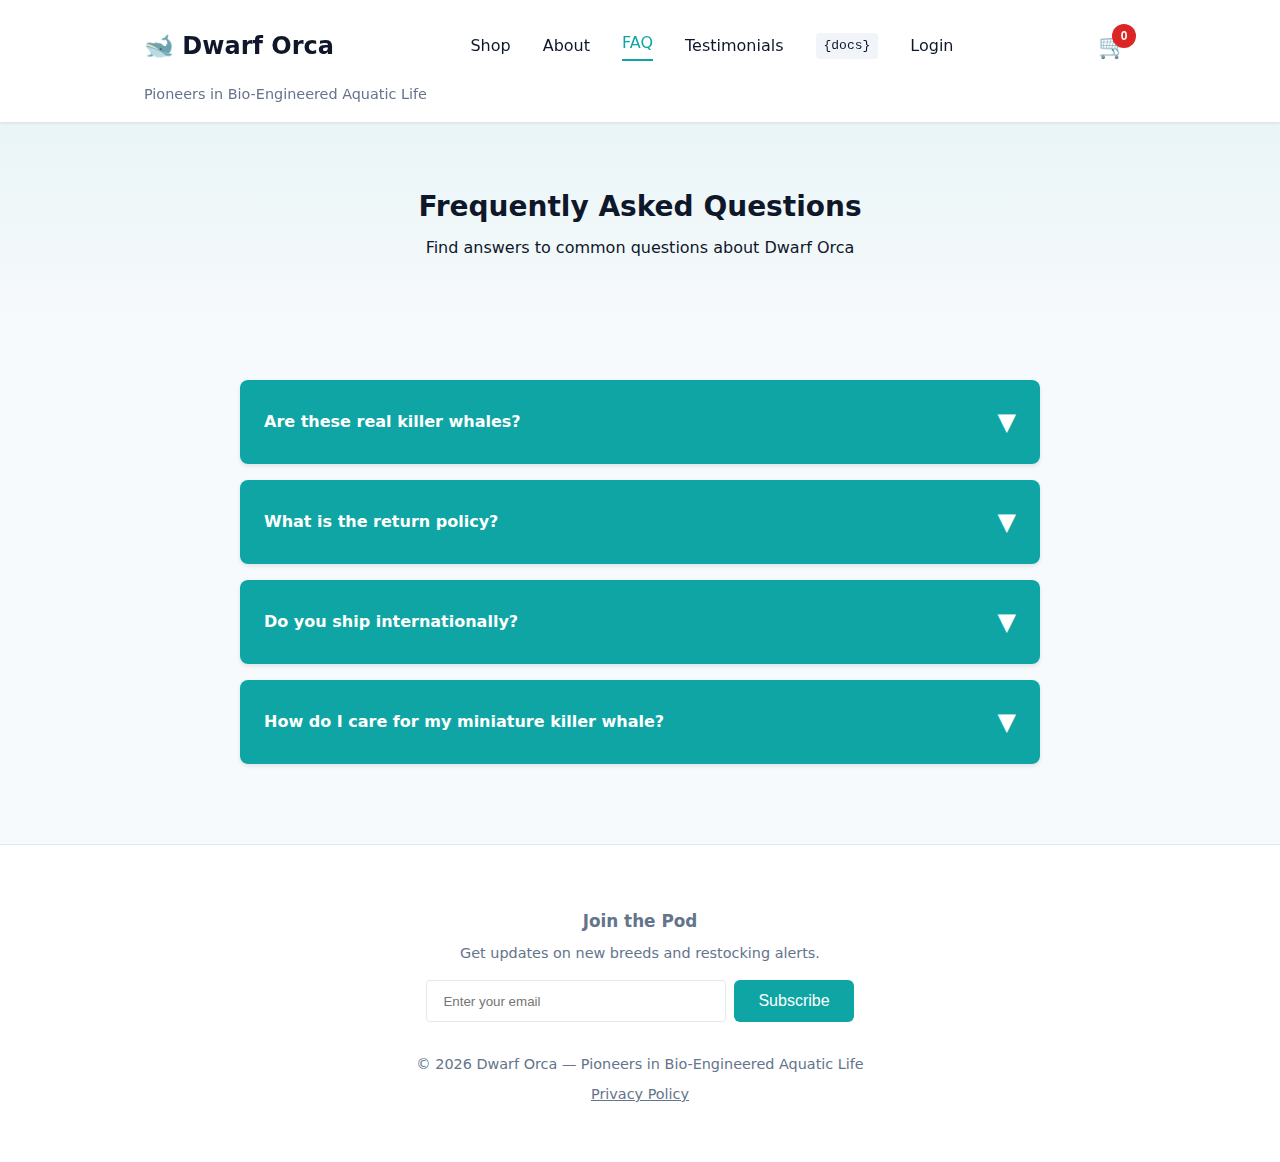
<file: public/faq.html>
<!doctype html>
<html lang="en">
<head>
  <!-- Google tag (gtag.js) -->
  <script async src="https://www.googletagmanager.com/gtag/js?id=G-SZ5NRM99YH"></script>
  <script>
    window.dataLayer = window.dataLayer || [];
    function gtag(){dataLayer.push(arguments);}
    gtag('js', new Date());
  
    gtag('config', 'G-SZ5NRM99YH');
  </script>  
  <meta charset="utf-8" />
  <meta name="viewport" content="width=device-width,initial-scale=1" />
  <title>FAQ - Dwarf Orca</title>
  <meta name="description" content="Frequently asked questions about Dwarf Orca products and services." />
  <link rel="stylesheet" href="assets/styles.css">
</head>
<body>
  <div id="site-header-container"></div>

  <main>
    <section class="hero">
      <div class="container">
        <h2>Frequently Asked Questions</h2>
        <p>Find answers to common questions about Dwarf Orca</p>
      </div>
    </section>

    <div class="container">
      <section class="faq-section">
        <div class="faq-list" id="faqList">
          <!-- FAQ items loaded by JavaScript -->
        </div>
      </section>
    </div>
  </main>

  <div id="site-footer-container"></div>
  <script src="assets/app.js"></script>
</body>
</html>
</file>
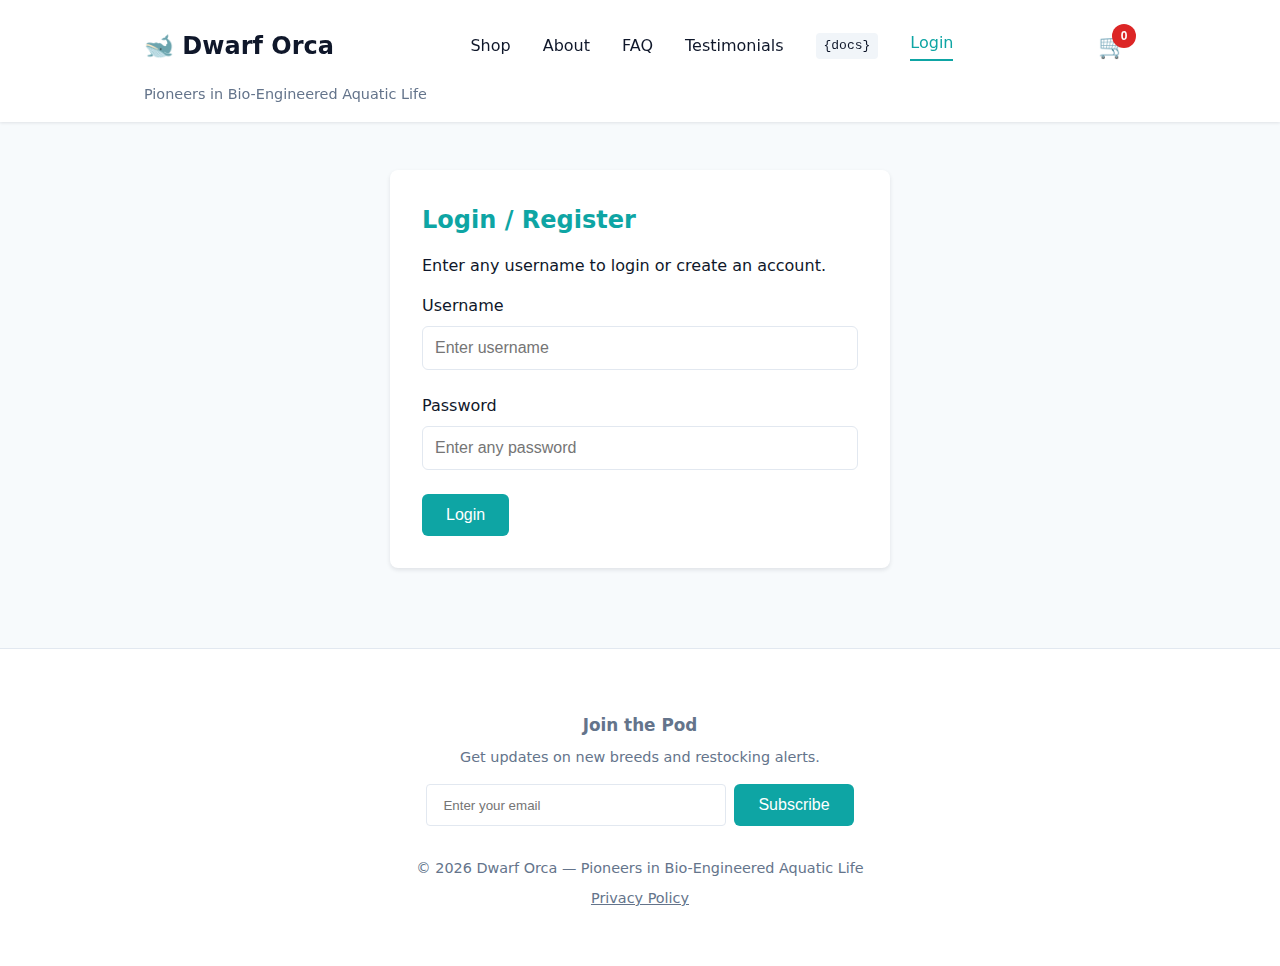
<file: public/login.html>
<!doctype html>
<html lang="en">
<head>
  <!-- Google tag (gtag.js) -->
  <script async src="https://www.googletagmanager.com/gtag/js?id=G-SZ5NRM99YH"></script>
  <script>
    window.dataLayer = window.dataLayer || [];
    function gtag(){dataLayer.push(arguments);}
    gtag('js', new Date());
  
    gtag('config', 'G-SZ5NRM99YH');
  </script>
  <meta charset="utf-8" />
  <meta name="viewport" content="width=device-width,initial-scale=1" />
  <title>Login - Dwarf Orca</title>
  <meta name="description" content="Login to your Dwarf Orca account." />
  <link rel="stylesheet" href="assets/styles.css">
</head>
<body>
  <div id="site-header-container"></div>

  <main>
    <div class="container">
      <section class="auth-section">
        <h2>Login / Register</h2>
        <p>Enter any username to login or create an account.</p>

        <form id="loginForm" class="auth-form">
          <div class="form-group">
            <label for="username">Username</label>
            <input type="text" id="username" name="username" required placeholder="Enter username">
          </div>
          <div class="form-group">
            <label for="password">Password</label>
            <input type="password" id="password" name="password" required placeholder="Enter any password">
          </div>
          <button type="submit" class="btn">Login</button>
        </form>
      </section>
    </div>
  </main>

  <div id="site-footer-container"></div>
  <script src="assets/app.js"></script>
</body>
</html>
</file>
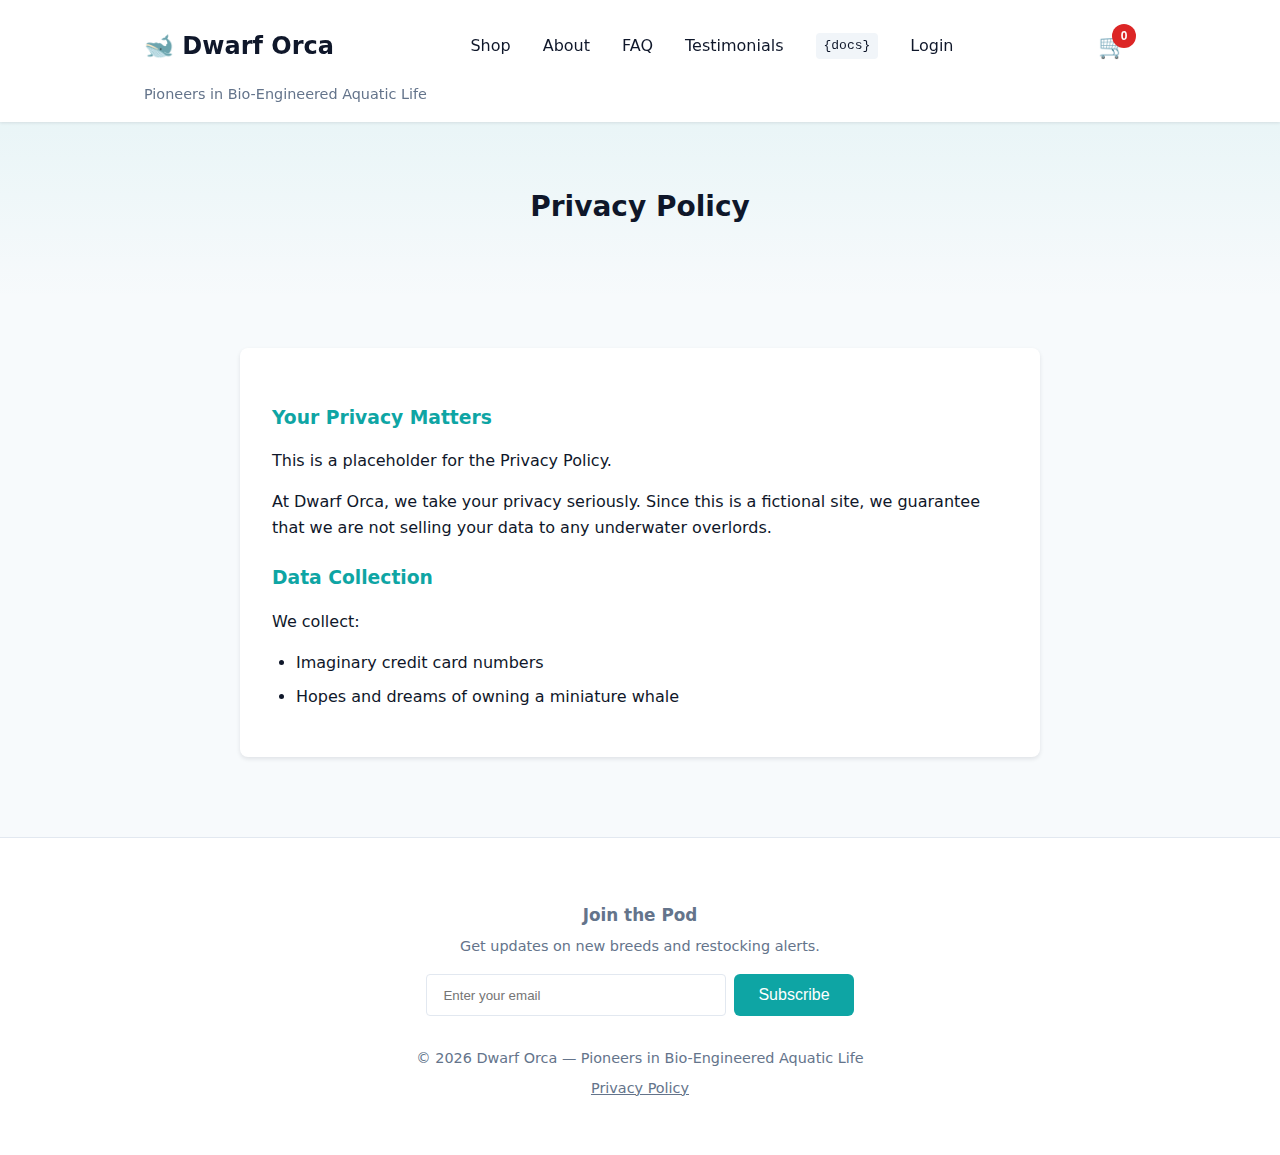
<file: public/privacy.html>
<!doctype html>
<html lang="en">
<head>
  <!-- Google tag (gtag.js) -->
  <script async src="https://www.googletagmanager.com/gtag/js?id=G-SZ5NRM99YH"></script>
  <script>
    window.dataLayer = window.dataLayer || [];
    function gtag(){dataLayer.push(arguments);}
    gtag('js', new Date());
  
    gtag('config', 'G-SZ5NRM99YH');
  </script>
  <meta charset="utf-8" />
  <meta name="viewport" content="width=device-width,initial-scale=1" />
  <title>Privacy Policy - Dwarf Orca</title>
  <meta name="description" content="Privacy Policy for Dwarf Orca." />
  <link rel="stylesheet" href="assets/styles.css">
</head>
<body>
  <div id="site-header-container"></div>

  <main>
    <section class="hero">
      <div class="container">
        <h2>Privacy Policy</h2>
      </div>
    </section>

    <div class="container">
      <section class="about-section">
        <h3>Your Privacy Matters</h3>
        <p>This is a placeholder for the Privacy Policy.</p>
        <p>At Dwarf Orca, we take your privacy seriously. Since this is a fictional site, we guarantee that we are not selling your data to any underwater overlords.</p>

        <h3>Data Collection</h3>
        <p>We collect:</p>
        <ul>
          <li>Imaginary credit card numbers</li>
          <li>Hopes and dreams of owning a miniature whale</li>
        </ul>
      </section>
    </div>
  </main>

  <div id="site-footer-container"></div>
  <script src="assets/app.js"></script>
</body>
</html>
</file>
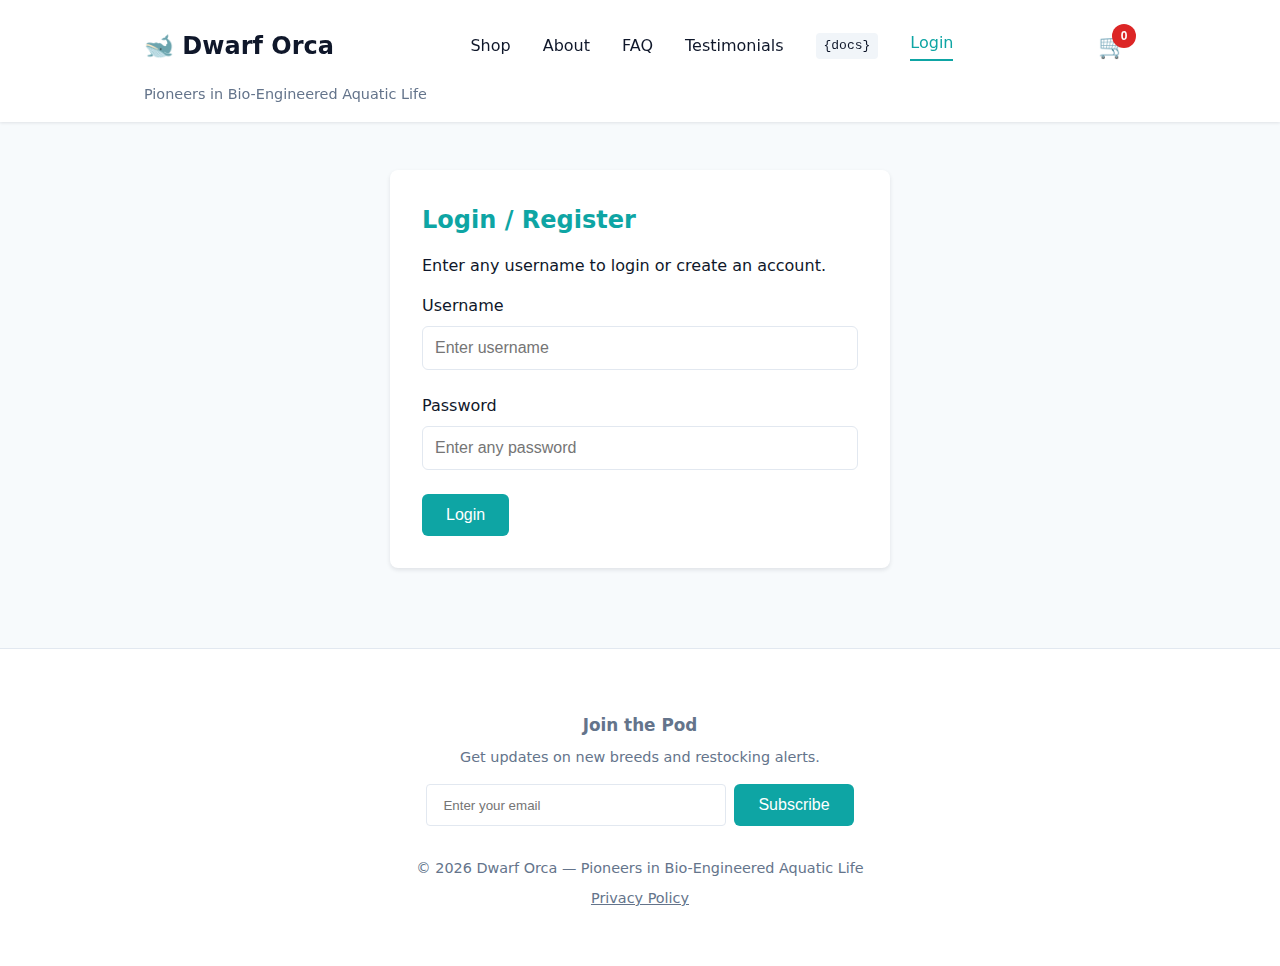
<file: public/profile.html>
<!doctype html>
<html lang="en">
<head>
  <!-- Google tag (gtag.js) -->
  <script async src="https://www.googletagmanager.com/gtag/js?id=G-SZ5NRM99YH"></script>
  <script>
    window.dataLayer = window.dataLayer || [];
    function gtag(){dataLayer.push(arguments);}
    gtag('js', new Date());
  
    gtag('config', 'G-SZ5NRM99YH');
  </script>
  <meta charset="utf-8" />
  <meta name="viewport" content="width=device-width,initial-scale=1" />
  <title>Profile - Dwarf Orca</title>
  <meta name="description" content="Manage your Dwarf Orca profile." />
  <link rel="stylesheet" href="assets/styles.css">
</head>
<body>
  <div id="site-header-container"></div>

  <main>
    <div class="container">
      <section class="profile-section">
        <div class="profile-header">
          <h2 id="profileGreeting">Welcome</h2>
          <button id="logoutBtn" class="btn btn-secondary">Logout</button>
        </div>

        <div class="profile-content">
          <h3>Edit Profile</h3>
          <form id="profileForm" class="profile-form">
            <div class="form-group">
              <label for="fullName">Full Name</label>
              <input type="text" id="fullName" name="fullName">
            </div>
            <div class="form-group">
              <label for="address">Address</label>
              <textarea id="address" name="address" rows="3"></textarea>
            </div>
            <div class="form-group">
              <label for="contact">Contact Number</label>
              <input type="tel" id="contact" name="contact">
            </div>
            <button type="submit" class="btn">Save Changes</button>
          </form>
        </div>
      </section>
    </div>
  </main>

  <div id="site-footer-container"></div>
  <script src="assets/app.js"></script>
</body>
</html>
</file>
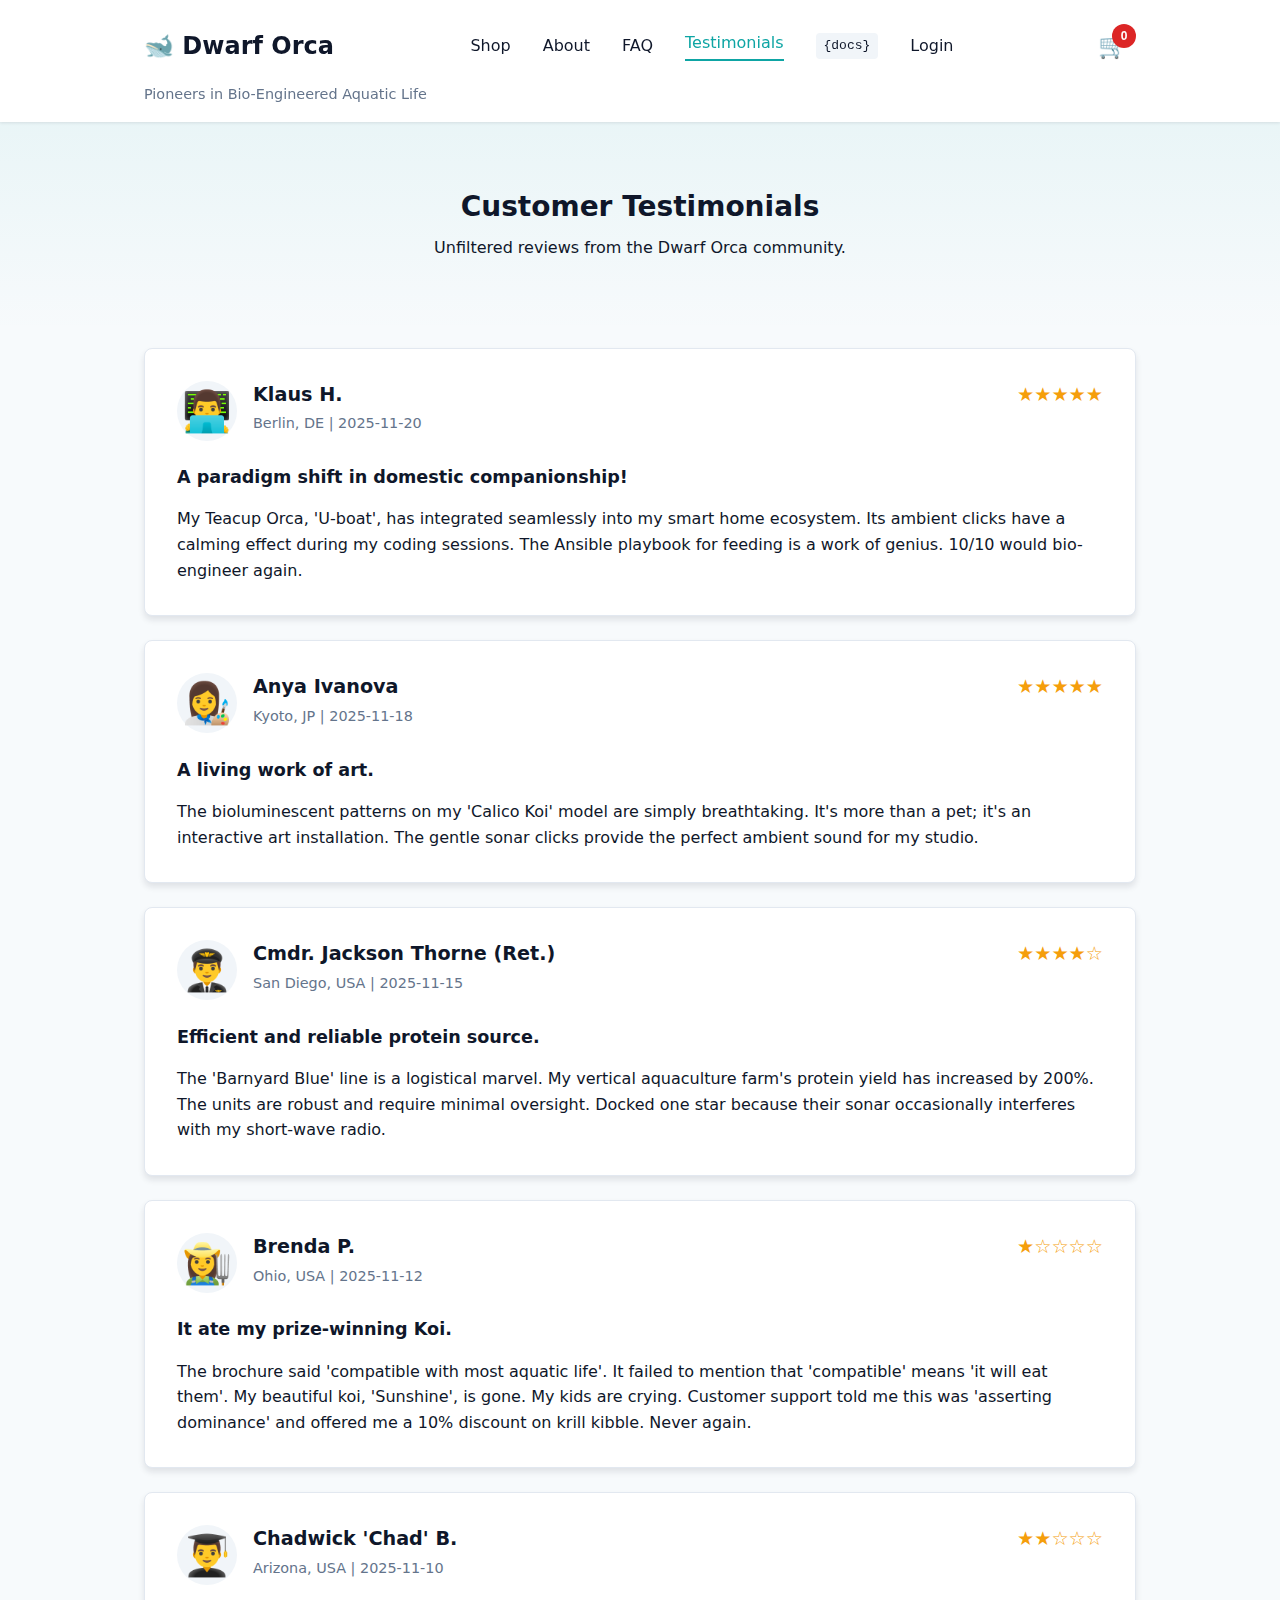
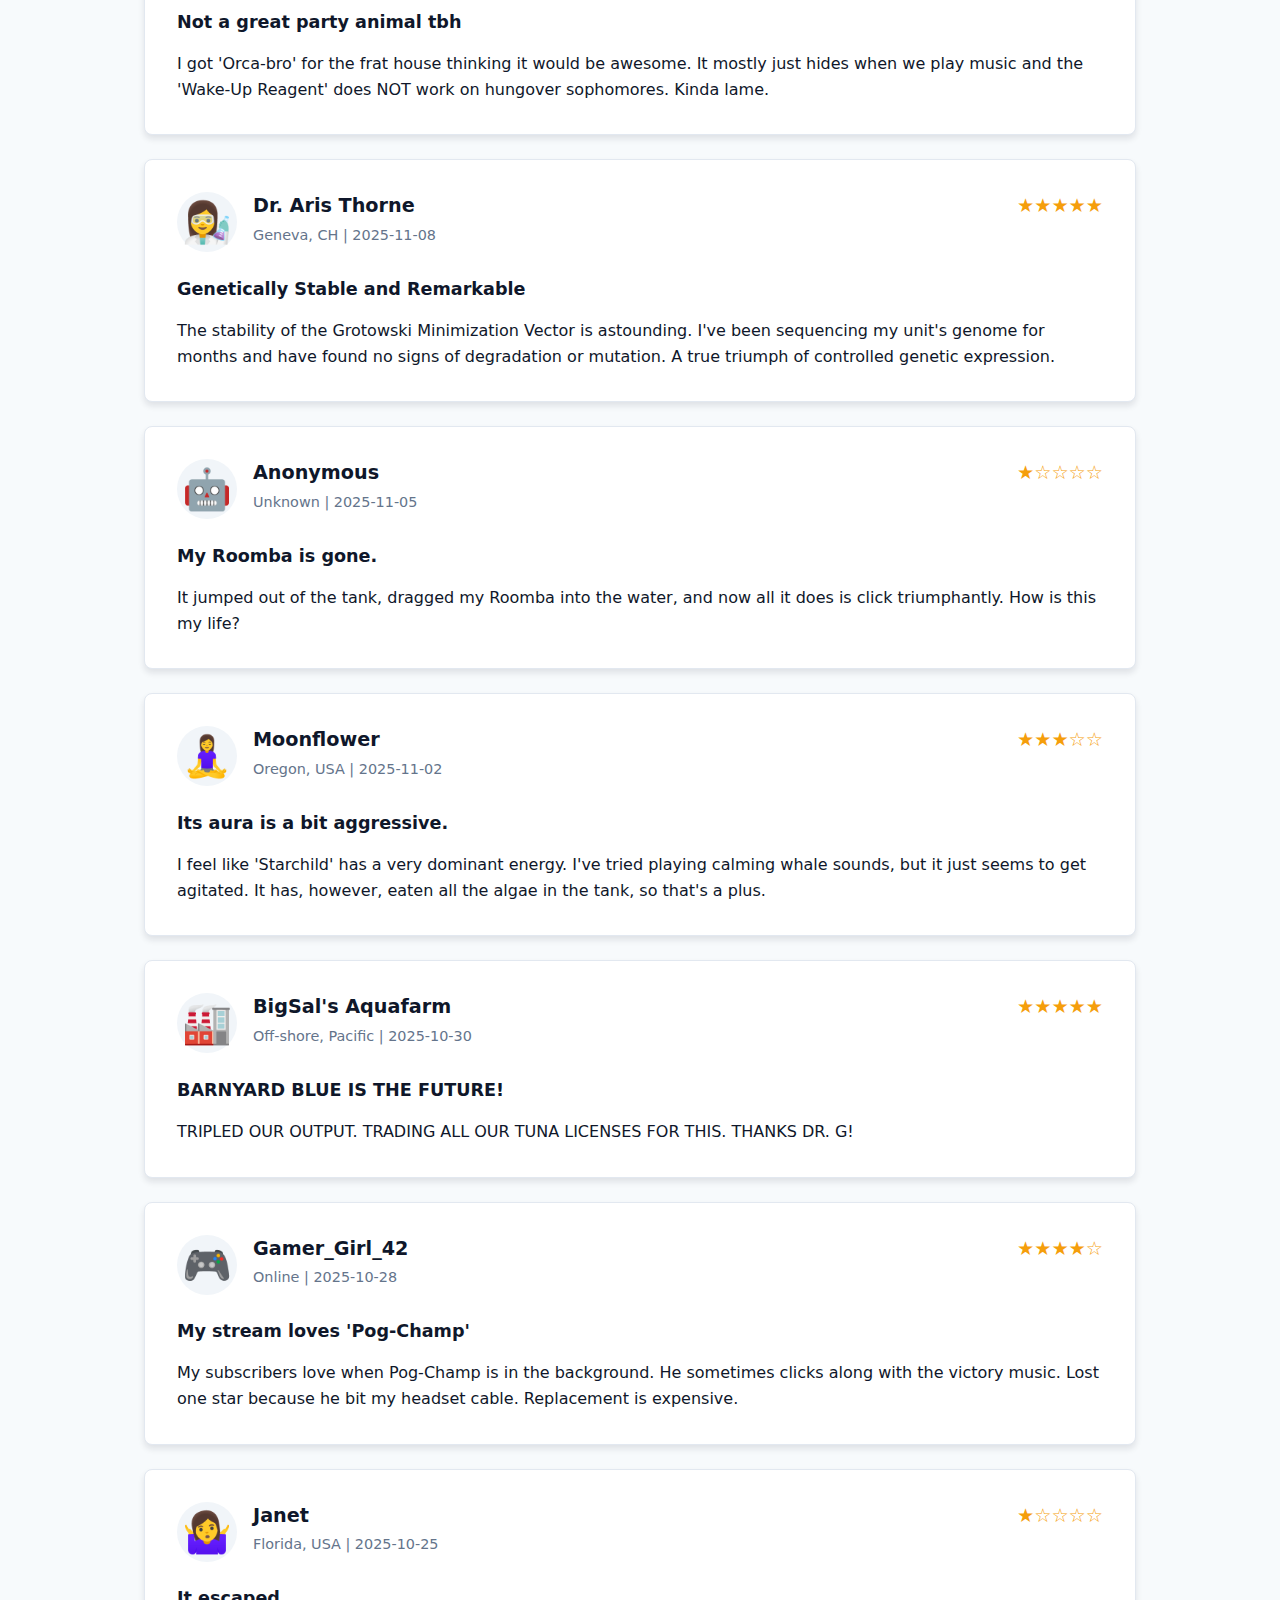
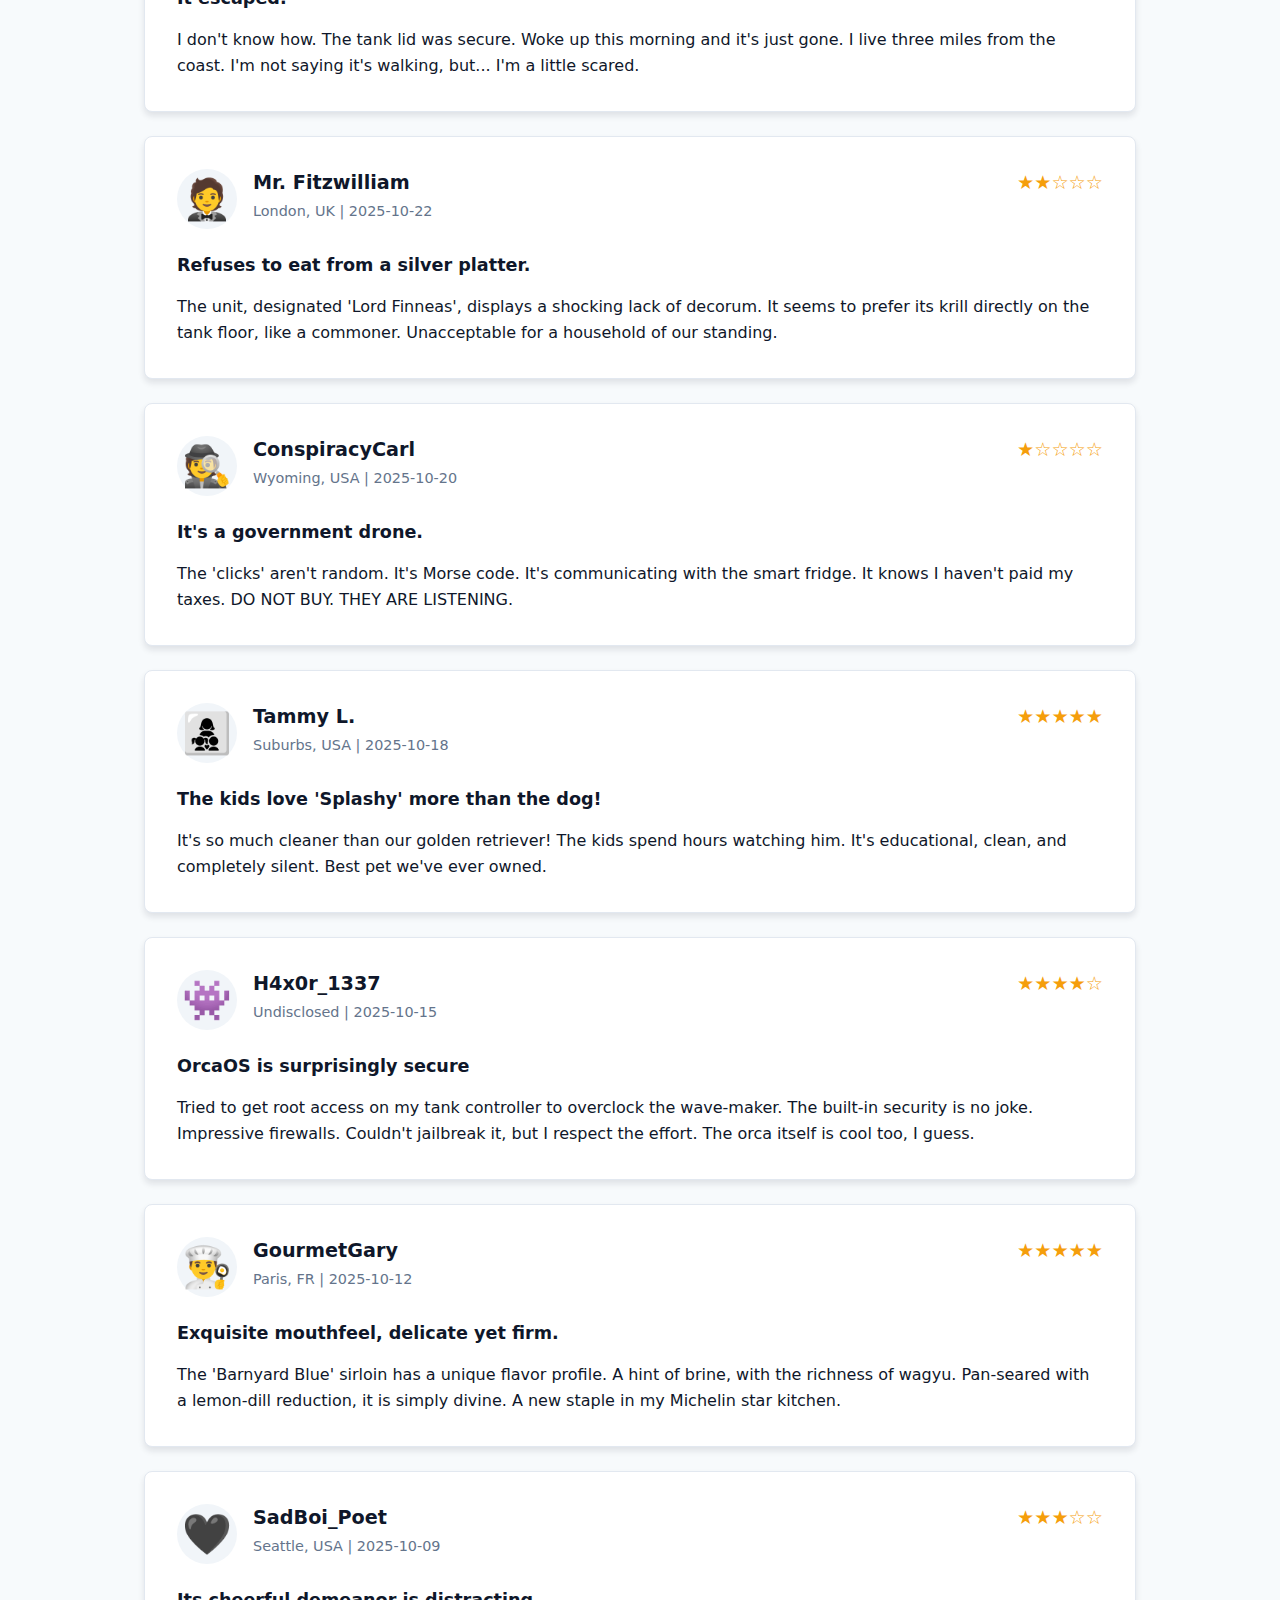
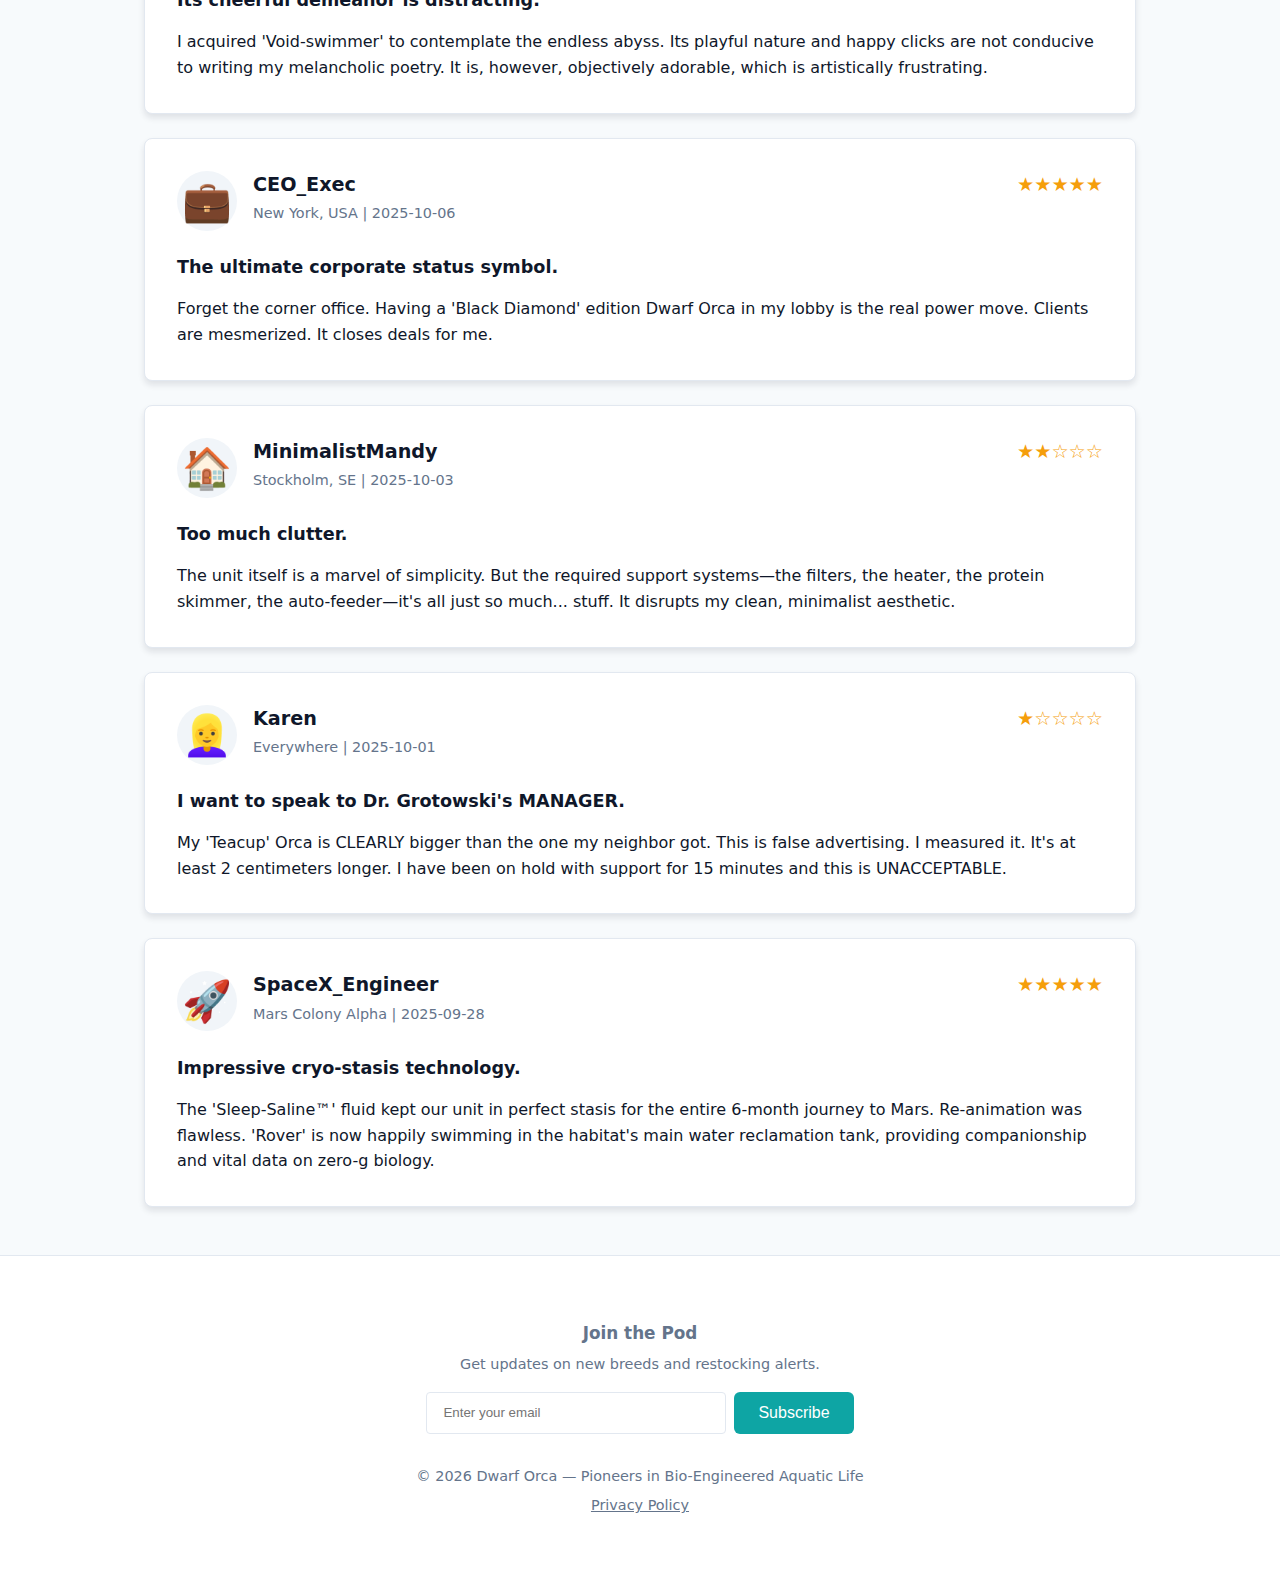
<file: public/testimonials.html>
<!doctype html>
<html lang="en">
<head>
  <!-- Google tag (gtag.js) -->
  <script async src="https://www.googletagmanager.com/gtag/js?id=G-SZ5NRM99YH"></script>
  <script>
    window.dataLayer = window.dataLayer || [];
    function gtag(){dataLayer.push(arguments);}
    gtag('js', new Date());
  
    gtag('config', 'G-SZ5NRM99YH');
  </script>
  <meta charset="utf-8" />
  <meta name="viewport" content="width=device-width,initial-scale=1" />
  <title>Testimonials - Dwarf Orca</title>
  <meta name="description" content="Reviews and testimonials from our global community of Dwarf Orca owners." />
  <link rel="stylesheet" href="assets/styles.css">
  <style>
    .testimonials-container {
      display: flex;
      flex-direction: column;
      gap: 1.5rem;
    }
    .testimonial-card {
      background: white;
      border-radius: 8px;
      padding: 2rem;
      box-shadow: 0 4px 6px rgba(15,23,42,0.1);
      border: 1px solid #e2e8f0;
    }
    .testimonial-header {
      display: flex;
      align-items: flex-start;
      gap: 1rem;
      margin-bottom: 1rem;
    }
    .testimonial-avatar {
      font-size: 2.5rem;
      width: 60px;
      height: 60px;
      border-radius: 50%;
      display: flex;
      align-items: center;
      justify-content: center;
      background: #f1f5f9;
    }
    .testimonial-user-info {
      flex: 1;
    }
    .testimonial-user-info h3 {
      margin: 0 0 0.25rem;
      font-size: 1.2rem;
    }
    .testimonial-user-info .location {
      color: var(--muted);
      font-size: 0.9rem;
    }
    .verified-purchase {
      font-size: 0.8rem;
      color: #16a34a;
      margin-top: 0.2rem;
      background: rgba(22, 163, 74, 0.1);
      display: inline-block;
      padding: 0.1rem 0.4rem;
      border-radius: 4px;
    }
    .testimonial-rating .stars {
      color: #f59e0b; /* Amber 500 */
      font-size: 1.2rem;
    }
    .testimonial-body h4 {
      margin-bottom: 0.5rem;
      font-size: 1.1rem;
    }
    .testimonial-body p {
      line-height: 1.6;
      margin-bottom: 0;
    }
  </style>
</head>
<body>
  <div id="site-header-container"></div>

  <main>
    <section class="hero">
      <div class="container">
        <h2>Customer Testimonials</h2>
        <p>Unfiltered reviews from the Dwarf Orca community.</p>
      </div>
    </section>

    <div class="container">
      <section class="testimonials-section">
        <div class="testimonials-container" id="testimonialsContainer">
          <!-- Testimonials loaded by JavaScript -->
        </div>
      </section>
    </div>
  </main>

  <div id="site-footer-container"></div>
  <script src="assets/app.js"></script>
</body>
</html>
</file>
<file: assets/styles.css>
:root{
  --bg:#f7fafc;
  --muted:#64748b;
  --accent:#0ea5a4;
  --accent-dark:#0d9a99;
  --error:#dc2626;
  --max-width:1024px;
}
*{box-sizing:border-box}
body{font-family:system-ui,-apple-system,Segoe UI,Roboto,Helvetica,Arial;line-height:1.5;margin:0;background:var(--bg);color:#0f172a}
.container{max-width:var(--max-width);margin:0 auto;padding:1rem}

/* Header */
.site-header{background:white;box-shadow:0 1px 3px rgba(15,23,42,0.1);position:sticky;top:0;z-index:100}
.site-header .container{display:flex;align-items:center;justify-content:space-between;flex-wrap:wrap}
.header-content{display:flex;align-items:center;justify-content:space-between;width:100%;gap:1rem}
.logo{margin:0;padding:.75rem 0;font-size:1.5rem;font-weight:bold}
.nav-links{display:flex;gap:2rem;align-items:center}
.nav-links a{text-decoration:none;color:#0f172a;font-weight:500;transition:color 0.2s}
.nav-links a:hover{color:var(--accent)}
.nav-links a.active{color:var(--accent);border-bottom:2px solid var(--accent);padding-bottom:0.25rem}
.tagline{margin:.5rem 0 0;font-size:.9rem;color:var(--muted);grid-column:1/-1}
.cart-button{background:none;border:none;cursor:pointer;font-size:1.5rem;position:relative;padding:.5rem}
.cart-button:hover{opacity:.7}
.cart-count{position:absolute;top:0;right:0;background:var(--error);color:white;border-radius:50%;width:1.5rem;height:1.5rem;display:flex;align-items:center;justify-content:center;font-size:.75rem;font-weight:bold}

/* Hero */
.hero{padding:3rem 0;background:linear-gradient(180deg,rgba(14,165,164,0.06),transparent);text-align:center}
.hero h2{margin:0 0 .5rem;font-size:1.75rem}
.hero p{margin:.5rem 0}

/* Shop Section */
.shop-section h2{margin-bottom:2rem;font-size:1.5rem}
.products-grid{display:grid;grid-template-columns:repeat(auto-fill,minmax(220px,1fr));gap:1.5rem;margin-bottom:2rem}

/* Product Card */
.product-card{background:white;border-radius:8px;overflow:hidden;box-shadow:0 2px 4px rgba(15,23,42,0.1);transition:transform 0.2s,box-shadow 0.2s}
.product-card:hover{transform:translateY(-2px);box-shadow:0 4px 8px rgba(15,23,42,0.15)}
.product-image{font-size:3rem;text-align:center;padding:1.5rem;background:#f0fffe}
.product-info{padding:1rem}
.product-name{margin:0 0 .5rem;font-size:1.05rem;font-weight:600}
.product-description{margin:0 0 .75rem;font-size:.9rem;color:var(--muted);line-height:1.4}
.product-price{font-size:1.25rem;font-weight:bold;color:var(--accent);margin:0 0 1rem}
.product-stock{font-size:.85rem;margin-bottom:.75rem}
.product-stock.in-stock{color:#16a34a}
.product-stock.out-of-stock{color:var(--error)}
.product-actions{display:grid;grid-template-columns:1fr 1fr;gap:.5rem}
.btn-add-to-cart{flex:1;padding:.5rem;background:var(--accent);color:white;border:none;border-radius:4px;cursor:pointer;font-size:.9rem;transition:background 0.2s}
.btn-add-to-cart:hover{background:var(--accent-dark)}
.btn-add-to-cart:disabled{background:#ccc;cursor:not-allowed}

/* Buttons */
.btn{display:inline-block;padding:.75rem 1.5rem;background:var(--accent);color:white;border-radius:6px;text-decoration:none;border:none;cursor:pointer;font-size:1rem;transition:background 0.2s}
.btn:hover{background:var(--accent-dark)}
.btn-checkout{width:100%;margin-top:1rem}
.btn-checkout:disabled{background:#ccc;cursor:not-allowed}

/* Modals */
.modal{display:none;position:fixed;top:0;left:0;width:100%;height:100%;background:rgba(0,0,0,0.5);z-index:1000;align-items:center;justify-content:center;overflow-y:auto}
.modal.active{display:flex}
.modal-content{background:white;border-radius:8px;max-width:600px;width:90%;margin:auto;box-shadow:0 10px 40px rgba(0,0,0,0.2)}
.checkout-modal{max-width:400px}
.modal-header{display:flex;align-items:center;justify-content:space-between;padding:1.5rem;border-bottom:1px solid #e2e8f0}
.modal-header h2{margin:0;font-size:1.25rem}
.close-btn{background:none;border:none;font-size:1.5rem;cursor:pointer;padding:0;color:var(--muted)}
.close-btn:hover{color:#0f172a}

/* Cart Items */
.cart-items{padding:2rem;min-height:150px;max-height:400px;overflow-y:auto;display:flex;flex-direction:column;gap:1rem}
.cart-items.empty{display:flex;align-items:center;justify-content:center;color:var(--muted);font-style:italic}
.cart-item{display:flex;justify-content:space-between;align-items:center;padding:1rem;border:1px solid #e2e8f0;border-radius:6px;background:#f9fafb}
/* Removed border-bottom for updated styling */
.cart-item-info{flex:1}
.cart-item-name{font-weight:600;margin-bottom:.25rem}
.cart-item-price{color:var(--muted);font-size:.9rem}
.cart-item-quantity{display:flex;align-items:center;gap:.5rem}
.qty-btn{background:#e2e8f0;border:none;width:24px;height:24px;border-radius:4px;cursor:pointer;font-weight:bold}
.qty-btn:hover{background:#cbd5e1}
.remove-btn{background:var(--error);color:white;border:none;padding:.25rem .75rem;border-radius:4px;cursor:pointer;font-size:.85rem}
.remove-btn:hover{opacity:.9}

/* Cart Footer */
.cart-footer{padding:2rem;border-top:1px solid #e2e8f0}
.cart-total{display:flex;justify-content:space-between;align-items:center;font-size:1.1rem;margin-bottom:1rem}
.cart-total span{color:var(--accent);font-weight:bold}

/* Checkout Content */
.checkout-content{padding:2.5rem 2rem;text-align:center}
.out-of-stock-message{color:var(--error);font-size:1.1rem;margin-bottom:1rem}

/* About Section */
.about-section{background:white;padding:2rem;border-radius:8px;box-shadow:0 2px 4px rgba(15,23,42,0.1);max-width:800px;margin:2rem auto}
.about-section h2{color:var(--accent);margin-top:2rem;margin-bottom:1rem;font-size:1.5rem}
.about-section h3{color:var(--accent);margin-top:1.5rem;margin-bottom:0.75rem}
.about-section p{margin-bottom:1rem;line-height:1.6}
.about-section ul{margin-bottom:1rem;padding-left:1.5rem}
.about-section li{margin-bottom:0.5rem;line-height:1.6}

/* FAQ Section */
.faq-section{max-width:800px;margin:2rem auto}
.faq-list{display:flex;flex-direction:column;gap:1rem}
.faq-item{background:white;border-radius:8px;overflow:hidden;box-shadow:0 2px 4px rgba(15,23,42,0.1);transition:box-shadow 0.2s}
.faq-item:hover{box-shadow:0 4px 8px rgba(15,23,42,0.15)}
.faq-question{background:var(--accent);color:white;padding:1.5rem;cursor:pointer;display:flex;align-items:center;justify-content:space-between;font-weight:600;user-select:none;transition:background 0.2s}
.faq-question:hover{background:var(--accent-dark)}
.faq-toggle{font-size:1.5rem;transition:transform 0.3s}
.faq-toggle.open{transform:rotate(180deg)}
.faq-answer{padding:1.5rem;display:none;background:#f9fafb;color:#0f172a;line-height:1.6}
.faq-answer.open{display:block}
.faq-item.active .faq-answer{display:block}

/* Footer */
.site-footer{padding:2rem 0;margin-top:2rem;color:var(--muted);font-size:.9rem;text-align:center}
.site-footer p{margin:.5rem 0}
.disclaimer{font-size:.85rem;font-style:italic}

/* Responsive */
@media (max-width:768px){
  .products-grid{grid-template-columns:repeat(auto-fill,minmax(180px,1fr));gap:1rem}
  .product-image{font-size:2.5rem}
  .hero h2{font-size:1.5rem}
}
</file>
<file: public/assets/styles.css>
:root{
  --bg:#f7fafc;
  --muted:#64748b;
  --accent:#0ea5a4;
  --accent-dark:#0d9a99;
  --error:#dc2626;
  --max-width:1024px;
}
*{box-sizing:border-box}
body{font-family:system-ui,-apple-system,Segoe UI,Roboto,Helvetica,Arial;line-height:1.5;margin:0;background:var(--bg);color:#0f172a}
.container{max-width:var(--max-width);margin:0 auto;padding:1rem}

/* Header */
.site-header{background:white;box-shadow:0 1px 3px rgba(15,23,42,0.1);position:sticky;top:0;z-index:100}
.site-header .container{display:flex;align-items:center;justify-content:space-between;flex-wrap:wrap}
.header-content{display:flex;align-items:center;justify-content:space-between;width:100%;gap:1rem}
.logo{margin:0;padding:.75rem 0;font-size:1.5rem;font-weight:bold}
.nav-links{display:flex;gap:2rem;align-items:center}
.nav-links a{text-decoration:none;color:#0f172a;font-weight:500;transition:color 0.2s}
.nav-links a:hover{color:var(--accent)}
.nav-links a.active{color:var(--accent);border-bottom:2px solid var(--accent);padding-bottom:0.25rem}
.tagline{margin:.5rem 0 0;font-size:.9rem;color:var(--muted);grid-column:1/-1}
.cart-button{background:none;border:none;cursor:pointer;font-size:1.5rem;position:relative;padding:.5rem}
.cart-button:hover{opacity:.7}
.cart-count{position:absolute;top:0;right:0;background:var(--error);color:white;border-radius:50%;width:1.5rem;height:1.5rem;display:flex;align-items:center;justify-content:center;font-size:.75rem;font-weight:bold}

/* Hero */
.hero{padding:3rem 0;background:linear-gradient(180deg,rgba(14,165,164,0.06),transparent);text-align:center}
.hero h2{margin:0 0 .5rem;font-size:1.75rem}
.hero p{margin:.5rem 0}

/* Shop Section */
.shop-section h2{margin-bottom:2rem;font-size:1.5rem}
.products-grid{display:grid;grid-template-columns:repeat(auto-fill,minmax(220px,1fr));gap:1.5rem;margin-bottom:2rem}

/* Filters */
.filters-container {
  margin-bottom: 2rem;
}
.filters-row {
  display: flex;
  justify-content: space-between;
  align-items: center;
  flex-wrap: wrap;
  gap: 1rem;
}
.category-buttons {
  display: flex;
  gap: 0.5rem;
  flex-wrap: wrap;
}
.search-sort-controls {
  display: flex;
  gap: 0.5rem;
  align-items: center;
}
.filter-btn {
  padding: 0.5rem 1rem;
  border: 1px solid #e2e8f0;
  background: white;
  border-radius: 20px;
  cursor: pointer;
  font-size: 0.9rem;
  transition: all 0.2s;
}
.filter-btn:hover {
  border-color: var(--accent);
  color: var(--accent);
}
.filter-btn.active {
  background: var(--accent);
  color: white;
  border-color: var(--accent);
}
.search-input, .sort-select {
  padding: 0.5rem 1rem;
  border: 1px solid #e2e8f0;
  border-radius: 20px;
  font-size: 0.9rem;
  outline: none;
}
.search-input:focus, .sort-select:focus {
  border-color: var(--accent);
}
.no-results {
  grid-column: 1 / -1;
  text-align: center;
  padding: 2rem;
  color: var(--muted);
  font-style: italic;
}

/* Footer & Newsletter */
.site-footer {
  background: white;
  border-top: 1px solid #e2e8f0;
  padding: 3rem 0;
  margin-top: 4rem;
  text-align: center;
}
.newsletter-section {
  max-width: 500px;
  margin: 0 auto 2rem;
}
.newsletter-section h3 {
  margin-bottom: 0.5rem;
}
.newsletter-form {
  display: flex;
  gap: 0.5rem;
  margin-top: 1rem;
  justify-content: center;
}
.newsletter-form input {
  padding: 0.5rem 1rem;
  border: 1px solid #e2e8f0;
  border-radius: 4px;
  flex: 1;
  max-width: 300px;
}
.newsletter-form button {
  white-space: nowrap;
}
.footer-links {
  color: var(--muted);
  font-size: 0.9rem;
}

/* Product Card */
.product-card{background:white;border-radius:8px;overflow:hidden;box-shadow:0 2px 4px rgba(15,23,42,0.1);transition:transform 0.2s,box-shadow 0.2s}
.product-card:hover{transform:translateY(-2px);box-shadow:0 4px 8px rgba(15,23,42,0.15)}
.product-image{font-size:3rem;text-align:center;padding:1.5rem;background:#f0fffe}
.product-info{padding:1rem}
.product-name{margin:0 0 .5rem;font-size:1.05rem;font-weight:600}
.product-description{margin:0 0 .75rem;font-size:.9rem;color:var(--muted);line-height:1.4}
.product-price{font-size:1.25rem;font-weight:bold;color:var(--accent);margin:0 0 1rem}
.product-stock{font-size:.85rem;margin-bottom:.75rem}
.product-stock.in-stock{color:#16a34a}
.product-stock.out-of-stock{color:var(--error)}
.product-actions{display:grid;grid-template-columns:1fr 1fr;gap:.5rem}
.btn-add-to-cart{flex:1;padding:.5rem;background:var(--accent);color:white;border:none;border-radius:4px;cursor:pointer;font-size:.9rem;transition:background 0.2s}
.btn-add-to-cart:hover{background:var(--accent-dark)}
.btn-add-to-cart:disabled{background:#ccc;cursor:not-allowed}

/* Buttons */
.btn{display:inline-block;padding:.75rem 1.5rem;background:var(--accent);color:white;border-radius:6px;text-decoration:none;border:none;cursor:pointer;font-size:1rem;transition:background 0.2s}
.btn:hover{background:var(--accent-dark)}
.btn-checkout{width:100%;margin-top:1rem}
.btn-checkout:disabled{background:#ccc;cursor:not-allowed}
.btn-secondary{background:var(--muted)}
.btn-secondary:hover{background:#475569}

/* Modals */
.modal{display:none;position:fixed;top:0;left:0;width:100%;height:100%;background:rgba(0,0,0,0.5);z-index:1000;align-items:center;justify-content:center;overflow-y:auto}
.modal.active{display:flex}
.modal-content{background:white;border-radius:8px;max-width:600px;width:90%;margin:auto;box-shadow:0 10px 40px rgba(0,0,0,0.2)}
.checkout-modal{max-width:400px}
.modal-header{display:flex;align-items:center;justify-content:space-between;padding:1.5rem;border-bottom:1px solid #e2e8f0}
.modal-header h2{margin:0;font-size:1.25rem}
.close-btn{background:none;border:none;font-size:1.5rem;cursor:pointer;padding:0;color:var(--muted)}
.close-btn:hover{color:#0f172a}

/* Cart Items */
.cart-items{padding:2rem;min-height:150px;max-height:400px;overflow-y:auto;display:flex;flex-direction:column;gap:1rem}
.cart-items.empty{display:flex;align-items:center;justify-content:center;color:var(--muted);font-style:italic}
.cart-item{display:flex;justify-content:space-between;align-items:center;padding:1rem;border:1px solid #e2e8f0;border-radius:6px;background:#f9fafb}
/* Removed border-bottom for updated styling */
.cart-item-info{flex:1}
.cart-item-name{font-weight:600;margin-bottom:.25rem}
.cart-item-price{color:var(--muted);font-size:.9rem}
.cart-item-quantity{display:flex;align-items:center;gap:.5rem}
.qty-btn{background:#e2e8f0;border:none;width:24px;height:24px;border-radius:4px;cursor:pointer;font-weight:bold}
.qty-btn:hover{background:#cbd5e1}
.remove-btn{background:var(--error);color:white;border:none;padding:.25rem .75rem;border-radius:4px;cursor:pointer;font-size:.85rem}
.remove-btn:hover{opacity:.9}

/* Cart Footer */
.cart-footer{padding:2rem;border-top:1px solid #e2e8f0}
.cart-total{display:flex;justify-content:space-between;align-items:center;font-size:1.1rem;margin-bottom:1rem}
.cart-total span{color:var(--accent);font-weight:bold}

/* Checkout Content */
.checkout-content{padding:2.5rem 2rem;text-align:center}
.out-of-stock-message{color:var(--error);font-size:1.1rem;margin-bottom:1rem}

/* About Section */
.about-section{background:white;padding:2rem;border-radius:8px;box-shadow:0 2px 4px rgba(15,23,42,0.1);max-width:800px;margin:2rem auto}
.about-section h2{color:var(--accent);margin-top:2rem;margin-bottom:1rem;font-size:1.5rem}
.about-section h3{color:var(--accent);margin-top:1.5rem;margin-bottom:0.75rem}
.about-section p{margin-bottom:1rem;line-height:1.6}
.about-section ul{margin-bottom:1rem;padding-left:1.5rem}
.about-section li{margin-bottom:0.5rem;line-height:1.6}

/* FAQ Section */
.faq-section{max-width:800px;margin:2rem auto}
.faq-list{display:flex;flex-direction:column;gap:1rem}
.faq-item{background:white;border-radius:8px;overflow:hidden;box-shadow:0 2px 4px rgba(15,23,42,0.1);transition:box-shadow 0.2s}
.faq-item:hover{box-shadow:0 4px 8px rgba(15,23,42,0.15)}
.faq-question{background:var(--accent);color:white;padding:1.5rem;cursor:pointer;display:flex;align-items:center;justify-content:space-between;font-weight:600;user-select:none;transition:background 0.2s}
.faq-question:hover{background:var(--accent-dark)}
.faq-toggle{font-size:1.5rem;transition:transform 0.3s}
.faq-toggle.open{transform:rotate(180deg)}
.faq-answer{padding:1.5rem;display:none;background:#f9fafb;color:#0f172a;line-height:1.6;max-height:0;opacity:0;overflow:hidden;transition:max-height 0.3s ease,opacity 0.3s ease}
.faq-answer.open{display:block;max-height:500px;opacity:1}

/* Auth & Profile */
.auth-section, .profile-section{max-width:500px;margin:2rem auto;background:white;padding:2rem;border-radius:8px;box-shadow:0 2px 4px rgba(15,23,42,0.1)}
.auth-section h2, .profile-header h2{color:var(--accent);margin-top:0;margin-bottom:1rem}
.form-group{margin-bottom:1.5rem}
.form-group label{display:block;margin-bottom:.5rem;font-weight:500}
.form-group input, .form-group textarea{width:100%;padding:.75rem;border:1px solid #e2e8f0;border-radius:6px;font-size:1rem}
.form-group input:focus, .form-group textarea:focus{outline:none;border-color:var(--accent);box-shadow:0 0 0 3px rgba(14,165,164,0.1)}
.profile-header{display:flex;justify-content:space-between;align-items:center;margin-bottom:2rem;border-bottom:1px solid #e2e8f0;padding-bottom:1rem}
.profile-header h2{margin:0}

/* Footer */
.site-footer{padding:2rem 0;margin-top:2rem;color:var(--muted);font-size:.9rem;text-align:center}
.site-footer p{margin:.5rem 0}
.disclaimer{font-size:.85rem;font-style:italic}

/* Responsive */
@media (max-width:768px){
  .products-grid{grid-template-columns:repeat(auto-fill,minmax(180px,1fr));gap:1rem}
  .product-image{font-size:2.5rem}
  .hero h2{font-size:1.5rem}
  .site-header .container{padding-right: 3.5rem;} /* Make space for cart icon */
  .cart-button{position: absolute; top: 1rem; right: 1rem;}

  /* Mobile Navigation */
  .header-content {
    flex-direction: column;
    align-items: flex-start;
    gap: 0.5rem;
  }

  .nav-links {
    width: 100%;
    overflow-x: auto;
    padding-bottom: 0.5rem;
    gap: 1rem;
    -webkit-overflow-scrolling: touch; /* Smooth scrolling on iOS */
  }

  .nav-links a {
    white-space: nowrap;
    padding: 0.5rem;
  }

  .tagline {
    display: none; /* Hide tagline on mobile to save space */
  }
}
</file>
